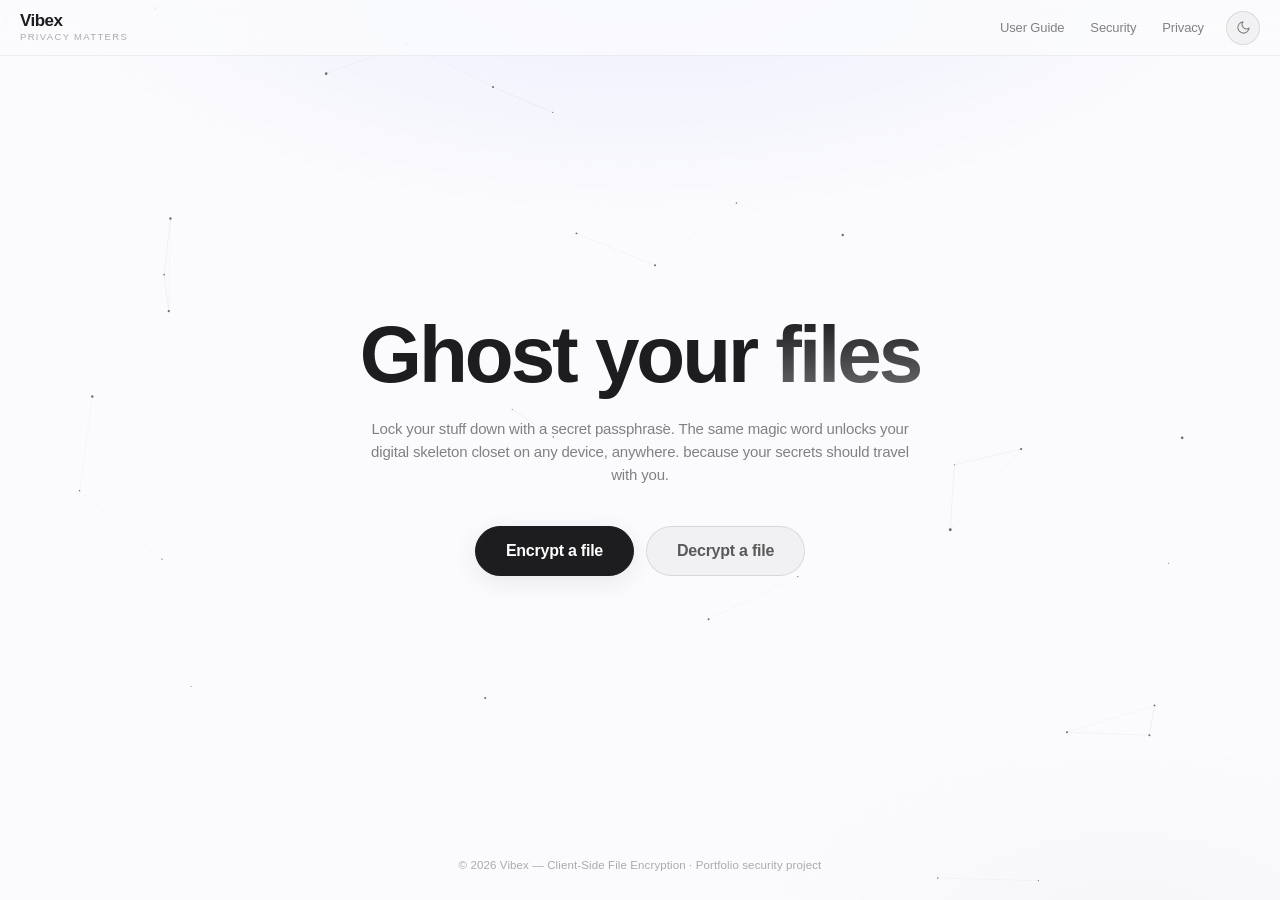
<file: index.html>
<!DOCTYPE html>
<!--
  =====================================================================
  index.html — PAGE STRUCTURE ONLY
  ---------------------------------------------------------------------
  No CSS or JavaScript lives in this file anymore:
    css/  -> all styling       (linked in <head>)
    js/   -> all logic         (linked at the bottom of <body>)

  PROJECT MAP
    css/variables.css         colors for dark + light theme, fonts, sizes
    css/base.css              reset, body, focus outline, animations
    css/nav.css               top bar + theme toggle
    css/hero.css              big title, main buttons, footer
    css/modal.css             popups, Encrypt/Decrypt tab switch
    css/form.css              drop zone, inputs, strength meter, progress, messages
    css/background-dots.css   position + color of the animated dots
    css/responsive.css        phone layout (must stay LAST)

    js/theme-init.js          picks light/dark before first paint (in <head>)
    js/utils.js               small shared helpers
    js/app-state.js           "busy" flag, Cancel
    js/crypto/format.js       .enc file layout + constants
    js/crypto/key-derivation.js  passphrase -> key (PBKDF2)
    js/crypto/encryption.js   ENCRYPT logic (AES-256-GCM)
    js/crypto/decryption.js   DECRYPT logic
    js/crypto/self-test.js    "Run crypto self-test"
    js/crypto/worker.js       background thread that runs the crypto
    js/crypto-client.js       talks to the worker (or runs crypto on the page)
    js/file-io.js             read chosen file, download result
    js/theme.js               sun/moon toggle
    js/password-generator.js  dice button
    js/password-strength.js   4-bar strength meter
    js/drop-zone.js           choose/drop file boxes
    js/modal.js               open/close popups, keyboard support
    js/info-pages.js          Guide / Security / Privacy text
    js/encrypt-ui.js          Encrypt tab behaviour
    js/decrypt-ui.js          Decrypt tab behaviour
    js/background-dots.js     dots animation
    js/main.js                starts everything, connects buttons (must stay LAST)
  =====================================================================
-->
<html lang="en" data-theme="dark">
<head>
<meta charset="UTF-8">
<meta name="viewport" content="width=device-width, initial-scale=1, viewport-fit=cover">
<meta name="theme-color" content="#000000">
<meta name="color-scheme" content="dark light">
<meta name="referrer" content="no-referrer">
<meta name="robots" content="index, follow, noarchive">
<meta name="description" content="Privacy-focused client-side file encryption using AES-256-GCM and PBKDF2-HMAC-SHA256. Files are processed locally in your browser.">

<!--
  CONTENT SECURITY POLICY (CSP) — tells the browser what this page may load.
    script-src 'self'  only our own .js files. Inline <script> and injected
                       scripts are BLOCKED, which shuts down most XSS attacks.
    style-src 'self'   only our own .css files.
    worker-src 'self'  only our own worker file.
    connect-src 'none' scripts may not make ANY network request,
                       so data can't be sent anywhere.
    default-src 'none' everything not listed above is blocked.
  Moving all code into separate files is what makes this strict policy
  possible (the old single file needed "nonce" values to allow inline code).
-->
<meta http-equiv="Content-Security-Policy" content="default-src 'none'; base-uri 'none'; form-action 'none'; script-src 'self'; style-src 'self'; worker-src 'self'; connect-src 'none'; img-src 'self' data:; font-src 'self'; object-src 'none'; media-src 'none'; manifest-src 'none'; child-src 'none'">

<title>Vibex — Client-Side File Encryption</title>

<!-- Runs immediately (before the page is drawn) to avoid a theme "flash" -->
<script src="js/theme-init.js"></script>

<!-- ===================== STYLE (order matters) ===================== -->
<link rel="stylesheet" href="css/variables.css">
<link rel="stylesheet" href="css/base.css">
<link rel="stylesheet" href="css/background-dots.css">
<link rel="stylesheet" href="css/nav.css">
<link rel="stylesheet" href="css/hero.css">
<link rel="stylesheet" href="css/modal.css">
<link rel="stylesheet" href="css/form.css">
<link rel="stylesheet" href="css/responsive.css">
</head>

<body>

<!-- Animated dots background (js/background-dots.js draws on it) -->
<canvas id="particleCanvas" aria-hidden="true"></canvas>

<!-- ========================= NAVIGATION ========================= -->
<nav>
  <a href="#" class="logo" aria-label="Vibex home">Vibex<small>Privacy matters</small></a>
  <div class="nav-right">
    <div class="nav-links">
      <button id="navGuideBtn" type="button">User Guide</button>
      <button id="navSecurityBtn" type="button">Security</button>
      <button id="navPrivacyBtn" type="button">Privacy</button>
    </div>
    <button id="themeToggle" class="theme-toggle" type="button" aria-label="Toggle appearance">
      <svg class="icon-sun" width="15" height="15" viewBox="0 0 24 24" fill="none" stroke="currentColor" stroke-width="1.7" stroke-linecap="round" stroke-linejoin="round" aria-hidden="true">
        <circle cx="12" cy="12" r="4"/>
        <path d="M12 2v2M12 20v2M4.93 4.93l1.41 1.41M17.66 17.66l1.41 1.41M2 12h2M20 12h2M4.93 19.07l1.41-1.41M17.66 6.34l1.41-1.41"/>
      </svg>
      <svg class="icon-moon" width="15" height="15" viewBox="0 0 24 24" fill="none" stroke="currentColor" stroke-width="1.7" stroke-linecap="round" stroke-linejoin="round" aria-hidden="true">
        <path d="M21 12.8A9 9 0 1111.2 3a7 7 0 009.8 9.8z"/>
      </svg>
    </button>
  </div>
</nav>

<!-- ============================ HERO ============================ -->
<main id="hero">
  <h1 class="hero-title">Ghost your <em>files</em></h1>
  <p class="hero-sub">
    Lock your stuff down with a secret passphrase.
    The same magic word unlocks your digital skeleton closet on any device,
    anywhere. because your secrets should travel with you.
  </p>
  <div class="cta">
    <button id="ctaEncrypt" class="btn btn-primary" type="button">Encrypt a file</button>
    <button id="ctaDecrypt" class="btn btn-ghost" type="button">Decrypt a file</button>
  </div>
</main>

<footer>© 2026 Vibex — Client-Side File Encryption · Portfolio security project</footer>

<!-- ================= VAULT MODAL (Encrypt / Decrypt) ================= -->
<div class="modal-backdrop" id="vaultModalBackdrop" role="dialog" aria-modal="true" aria-labelledby="vaultModalTitle">
  <div class="modal" id="vaultModal">
    <div class="modal-header">
      <h2 id="vaultModalTitle" class="sr-only">File vault</h2>
      <div class="segmented" id="modalTabs" data-active="encrypt">
        <span class="segmented-thumb" aria-hidden="true"></span>
        <button class="segmented-item is-active" id="tabEncrypt" type="button">Encrypt</button>
        <button class="segmented-item" id="tabDecrypt" type="button">Decrypt</button>
      </div>
      <button class="icon-btn" id="vaultClose" type="button" aria-label="Close">
        <svg width="13" height="13" viewBox="0 0 14 14" fill="none" aria-hidden="true">
          <path d="M1.5 1.5l11 11M12.5 1.5l-11 11" stroke="currentColor" stroke-width="1.7" stroke-linecap="round"/>
        </svg>
      </button>
    </div>

    <div class="modal-body">

      <!-- ---------- ENCRYPT PANE (js/encrypt-ui.js) ---------- -->
      <div class="pane is-active" id="paneEncrypt">
        <div class="drop" id="encDropZone" role="button" tabindex="0" aria-label="Choose a file to encrypt">
          <input type="file" id="enc-file">
          <svg width="26" height="26" viewBox="0 0 24 24" fill="none" stroke="currentColor" stroke-width="1.5" stroke-linecap="round" stroke-linejoin="round" aria-hidden="true">
            <path d="M12 16V4m0 0L7.5 8.5M12 4l4.5 4.5"/>
            <path d="M4 15v3a2 2 0 002 2h12a2 2 0 002-2v-3"/>
          </svg>
          <span class="drop-title">Choose a file</span>
          <span class="drop-sub">or drop it here · max 256 MB</span>
          <span class="drop-file" id="encFileNameDisplay"></span>
        </div>

        <div class="field">
          <label for="enc-pass">Passphrase</label>
          <div class="input-wrap">
            <input type="password" id="enc-pass" placeholder="••••••••••••" autocomplete="new-password" spellcheck="false" autocapitalize="off" maxlength="256">
            <div class="input-actions">
              <button type="button" class="dice" id="encDice" aria-label="Generate strong passphrase" title="Generate strong passphrase">
                <svg width="17" height="17" viewBox="0 0 20 20" fill="none" stroke="currentColor" stroke-width="1.4" stroke-linecap="round" stroke-linejoin="round" aria-hidden="true">
                  <path d="M3 7l6-3 6 3-6 3-6-3z"/>
                  <path d="M3 7v6l6 3 6-3V7"/>
                  <path d="M9 10v6"/>
                </svg>
              </button>
              <button type="button" class="reveal" id="encReveal" aria-label="Show passphrase">
                <svg width="17" height="17" viewBox="0 0 20 20" fill="none" stroke="currentColor" stroke-width="1.4" stroke-linecap="round" stroke-linejoin="round" aria-hidden="true">
                  <path d="M1.5 10S4.8 4.5 10 4.5 18.5 10 18.5 10 15.2 15.5 10 15.5 1.5 10 1.5 10z"/>
                  <circle cx="10" cy="10" r="2.6"/>
                </svg>
              </button>
            </div>
          </div>
          <div class="strength" id="encStrength" data-level="0" aria-hidden="true"><i></i><i></i><i></i><i></i></div>
          <div class="hint" id="encStrengthHint"></div>
        </div>

        <div class="field">
          <label for="enc-pass-confirm">Confirm passphrase</label>
          <div class="input-wrap">
            <input type="password" id="enc-pass-confirm" placeholder="••••••••••••" autocomplete="new-password" spellcheck="false" autocapitalize="off" maxlength="256">
          </div>
          <p class="hint warn">Remember it well — the same passphrase unlocks this file on any device.</p>
        </div>

        <div class="actions">
          <button id="enc-btn" class="btn-run" type="button">Encrypt &amp; download</button>
          <button id="encClear" class="btn-reset" type="button">Clear</button>
        </div>

        <div class="progress" id="enc-progress-wrap">
          <div class="track"><i id="enc-bar"></i></div>
          <div class="progress-row">
            <span class="status" id="enc-status" aria-live="polite"></span>
            <button class="cancel-btn" id="enc-cancel" type="button">Cancel</button>
          </div>
        </div>
        <div class="msg err" id="enc-error" role="alert"></div>
        <div class="msg ok" id="enc-success" role="status"></div>
      </div>

      <!-- ---------- DECRYPT PANE (js/decrypt-ui.js) ---------- -->
      <div class="pane" id="paneDecrypt">
        <div class="drop" id="decDropZone" role="button" tabindex="0" aria-label="Choose an encrypted file">
          <input type="file" id="dec-file" accept=".enc,application/octet-stream">
          <svg width="26" height="26" viewBox="0 0 24 24" fill="none" stroke="currentColor" stroke-width="1.5" stroke-linecap="round" stroke-linejoin="round" aria-hidden="true">
            <rect x="4.5" y="10.5" width="15" height="9.5" rx="2.2"/>
            <path d="M8 10.5V7.6a4 4 0 118 0v2.9"/>
          </svg>
          <span class="drop-title">Choose a .enc file</span>
          <span class="drop-sub">or drop it here · max 256 MB</span>
          <span class="drop-file" id="decFileNameDisplay"></span>
        </div>

        <div class="field">
          <label for="dec-pass">Passphrase</label>
          <div class="input-wrap">
            <input type="password" id="dec-pass" placeholder="••••••••••••" autocomplete="current-password" spellcheck="false" autocapitalize="off" maxlength="256">
            <div class="input-actions">
              <button type="button" class="reveal" id="decReveal" aria-label="Show passphrase">
                <svg width="17" height="17" viewBox="0 0 20 20" fill="none" stroke="currentColor" stroke-width="1.4" stroke-linecap="round" stroke-linejoin="round" aria-hidden="true">
                  <path d="M1.5 10S4.8 4.5 10 4.5 18.5 10 18.5 10 15.2 15.5 10 15.5 1.5 10 1.5 10z"/>
                  <circle cx="10" cy="10" r="2.6"/>
                </svg>
              </button>
            </div>
          </div>
        </div>

        <div class="actions">
          <button id="dec-btn" class="btn-run" type="button">Decrypt &amp; download</button>
          <button id="decClear" class="btn-reset" type="button">Clear</button>
        </div>

        <div class="progress" id="dec-progress-wrap">
          <div class="track"><i id="dec-bar"></i></div>
          <div class="progress-row">
            <span class="status" id="dec-status" aria-live="polite"></span>
            <button class="cancel-btn" id="dec-cancel" type="button">Cancel</button>
          </div>
        </div>
        <div class="msg err" id="dec-error" role="alert"></div>
        <div class="msg ok" id="dec-success" role="status"></div>
      </div>
    </div>
  </div>
</div>

<!-- ============ INFO MODAL (content filled by js/info-pages.js) ============ -->
<div class="info-backdrop" id="infoModalBackdrop" role="dialog" aria-modal="true" aria-labelledby="infoModalTitle">
  <div class="info-modal">
    <button class="icon-btn" id="infoClose" type="button" aria-label="Close">
      <svg width="13" height="13" viewBox="0 0 14 14" fill="none" aria-hidden="true">
        <path d="M1.5 1.5l11 11M12.5 1.5l-11 11" stroke="currentColor" stroke-width="1.7" stroke-linecap="round"/>
      </svg>
    </button>
    <h3 id="infoModalTitle"></h3>
    <div id="infoModalContent"></div>
  </div>
</div>

<!-- ===================== LOGIC (order matters!) =====================
     Scripts at the END of <body> run after all the HTML above exists.
     Each file attaches itself to the global "Vibex" object; files lower
     in the list can use the ones above them.                          -->

<!-- 1. Shared helpers + state -->
<script src="js/utils.js"></script>
<script src="js/app-state.js"></script>

<!-- 2. Cryptography (also loaded by js/crypto/worker.js) -->
<script src="js/crypto/format.js"></script>
<script src="js/crypto/key-derivation.js"></script>
<script src="js/crypto/encryption.js"></script>
<script src="js/crypto/decryption.js"></script>
<script src="js/crypto/self-test.js"></script>
<script src="js/crypto-client.js"></script>

<!-- 3. Features -->
<script src="js/file-io.js"></script>
<script src="js/theme.js"></script>
<script src="js/password-generator.js"></script>
<script src="js/password-strength.js"></script>
<script src="js/drop-zone.js"></script>
<script src="js/modal.js"></script>
<script src="js/info-pages.js"></script>
<script src="js/encrypt-ui.js"></script>
<script src="js/decrypt-ui.js"></script>
<script src="js/background-dots.js"></script>

<!-- 4. Start the app (must be last) -->
<script src="js/main.js"></script>
</body>
</html>
</file>
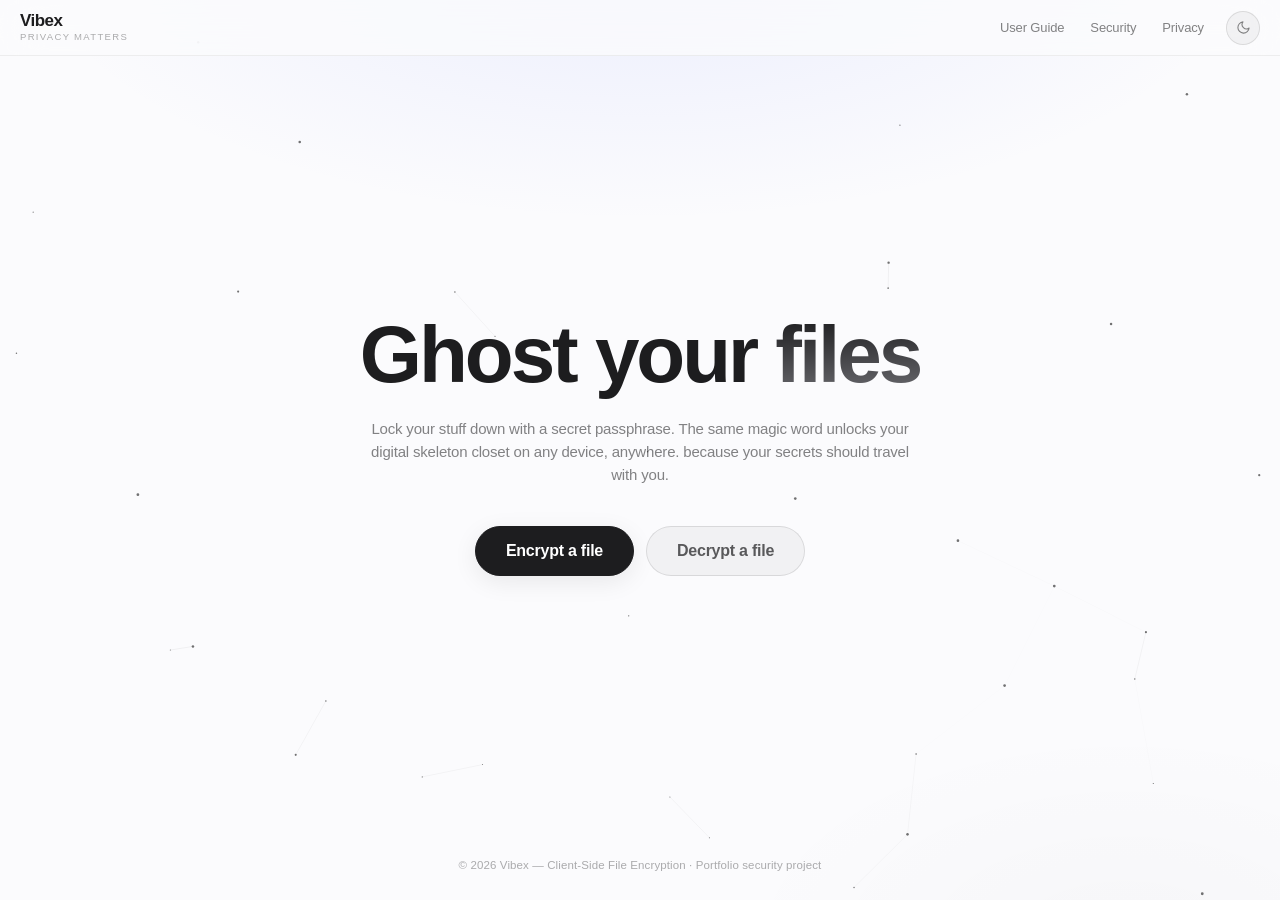
<file: _backup/index.original.html>
<!DOCTYPE html>
<html lang="en" data-theme="dark">
<head>
<meta charset="UTF-8">
<meta name="viewport" content="width=device-width, initial-scale=1, viewport-fit=cover">
<meta name="theme-color" content="#000000">
<meta name="color-scheme" content="dark light">
<meta name="referrer" content="no-referrer">
<meta name="robots" content="index, follow, noarchive">
<meta name="description" content="Privacy-focused client-side file encryption using AES-256-GCM and PBKDF2-HMAC-SHA256. Files are processed locally in your browser.">
<meta http-equiv="Content-Security-Policy" content="default-src 'none'; base-uri 'none'; form-action 'none'; script-src 'nonce-CCUTODJU86E5u3resNHEUXIw'; style-src 'nonce-CCUTODJU86E5u3resNHEUXIw'; worker-src blob:; connect-src 'none'; img-src 'self' data:; font-src 'self'; object-src 'none'; media-src 'none'; manifest-src 'none'; child-src 'none'">
<title>Vibex — Client-Side File Encryption</title>

<script nonce="CCUTODJU86E5u3resNHEUXIw">
(function(){
  try{
    var t=localStorage.getItem('vibex-theme');
    if(t!=='light'&&t!=='dark'){t=window.matchMedia('(prefers-color-scheme: light)').matches?'light':'dark';}
    document.documentElement.setAttribute('data-theme',t);
  }catch(e){document.documentElement.setAttribute('data-theme','dark');}
})();
</script>

<style nonce="CCUTODJU86E5u3resNHEUXIw">
:root{
  --font-sans:-apple-system,BlinkMacSystemFont,"SF Pro Text","SF Pro Display","Helvetica Neue",Inter,"Segoe UI",Roboto,sans-serif;
  --font-display:"SF Pro Display",-apple-system,BlinkMacSystemFont,"Segoe UI Variable Display","Segoe UI",Roboto,"Helvetica Neue",Arial,sans-serif;
  --font-mono:ui-monospace,SFMono-Regular,"SF Mono",Menlo,Consolas,monospace;
  --r-sm:10px; --r-md:14px; --r-lg:20px; --r-xl:28px; --r-pill:980px;
  --ease:cubic-bezier(.22,1,.36,1);
  --dur:.32s;
  --nav-h:56px;
  --bg:#000;
  --text:#f5f5f7;
  --text-2:rgba(245,245,247,.72);
  --text-3:rgba(245,245,247,.48);
  --text-4:rgba(245,245,247,.30);
  --surface:rgba(255,255,255,.05);
  --surface-hi:rgba(255,255,255,.09);
  --border:rgba(255,255,255,.10);
  --border-hi:rgba(255,255,255,.20);
  --nav-bg:rgba(8,9,12,.72);
  --nav-line:rgba(255,255,255,.07);
  --nav-hover:#fff;
  --glass-bg:rgba(20,21,26,.82);
  --glass-border:rgba(255,255,255,.12);
  --glass-shadow:0 32px 90px rgba(0,0,0,.6);
  --glass-inset:inset 0 1px 0 rgba(255,255,255,.06);
  --backdrop:rgba(0,0,0,.55);
  --input-bg:rgba(255,255,255,.04);
  --input-bg-focus:rgba(255,255,255,.065);
  --input-text:#fff;
  --input-placeholder:rgba(255,255,255,.22);
  --drop-border:rgba(255,255,255,.16);
  --drop-bg:rgba(255,255,255,.03);
  --drop-bg-hover:rgba(255,255,255,.06);
  --drop-bg-over:rgba(255,255,255,.09);
  --chip-bg:rgba(255,255,255,.08);
  --seg-bg:rgba(255,255,255,.06);
  --seg-thumb:rgba(255,255,255,.14);
  --seg-shadow:0 1px 3px rgba(0,0,0,.3);
  --track-bg:rgba(255,255,255,.09);
  --bar-from:rgba(255,255,255,.55);
  --bar-to:#fff;
  --strength-bg:rgba(255,255,255,.10);
  --hero-em-from:#fff;
  --hero-em-to:#a9adbd;
  --btn-primary-bg:#fff;
  --btn-primary-fg:#000;
  --btn-primary-border:#fff;
  --btn-primary-bg-hover:#f2f2f7;
  --btn-primary-border-hover:#f2f2f7;
  --btn-shadow:rgba(255,255,255,.10);
  --btn-shadow-hover:rgba(255,255,255,.16);
  --body-glow-1:rgba(110,132,255,.10);
  --body-glow-2:rgba(255,255,255,.03);
  --body-base:#000;
  --ok:#30d158;
  --warn:#ffd60a;
  --err:#ff453a;
}
html[data-theme="light"]{
  --bg:#fbfbfd;
  --text:#1d1d1f;
  --text-2:rgba(29,29,31,.72);
  --text-3:rgba(29,29,31,.55);
  --text-4:rgba(29,29,31,.36);
  --surface:rgba(0,0,0,.04);
  --surface-hi:rgba(0,0,0,.08);
  --border:rgba(0,0,0,.10);
  --border-hi:rgba(0,0,0,.20);
  --nav-bg:rgba(251,251,253,.78);
  --nav-line:rgba(0,0,0,.06);
  --nav-hover:#1d1d1f;
  --glass-bg:rgba(255,255,255,.88);
  --glass-border:rgba(0,0,0,.08);
  --glass-shadow:0 32px 90px rgba(0,0,0,.16);
  --glass-inset:inset 0 1px 0 rgba(255,255,255,.9);
  --backdrop:rgba(20,20,24,.28);
  --input-bg:rgba(0,0,0,.035);
  --input-bg-focus:rgba(0,0,0,.05);
  --input-text:#1d1d1f;
  --input-placeholder:rgba(29,29,31,.28);
  --drop-border:rgba(0,0,0,.14);
  --drop-bg:rgba(0,0,0,.025);
  --drop-bg-hover:rgba(0,0,0,.045);
  --drop-bg-over:rgba(0,0,0,.07);
  --chip-bg:rgba(0,0,0,.06);
  --seg-bg:rgba(0,0,0,.05);
  --seg-thumb:#fff;
  --seg-shadow:0 1px 3px rgba(0,0,0,.12),0 0 0 .5px rgba(0,0,0,.04);
  --track-bg:rgba(0,0,0,.08);
  --bar-from:rgba(0,0,0,.40);
  --bar-to:#1d1d1f;
  --strength-bg:rgba(0,0,0,.08);
  --hero-em-from:#1d1d1f;
  --hero-em-to:#6e6e73;
  --btn-primary-bg:#1d1d1f;
  --btn-primary-fg:#fff;
  --btn-primary-border:#1d1d1f;
  --btn-primary-bg-hover:#2d2d2f;
  --btn-primary-border-hover:#2d2d2f;
  --btn-shadow:rgba(0,0,0,.08);
  --btn-shadow-hover:rgba(0,0,0,.14);
  --body-glow-1:rgba(110,132,255,.12);
  --body-glow-2:rgba(0,0,0,.02);
  --body-base:#fbfbfd;
  --ok:#248a3d;
  --warn:#b25e00;
  --err:#d70015;
}
*,*::before,*::after{box-sizing:border-box;margin:0;padding:0}
html{-webkit-text-size-adjust:100%;scroll-behavior:smooth}
body{
  min-height:100vh;min-height:100svh;display:flex;flex-direction:column;
  position:relative;overflow-x:hidden;color:var(--text);
  font-family:var(--font-sans);font-size:16px;line-height:1.5;letter-spacing:-.011em;
  -webkit-font-smoothing:antialiased;-moz-osx-font-smoothing:grayscale;
  background:
    radial-gradient(75% 50% at 50% -8%,var(--body-glow-1),transparent 65%),
    radial-gradient(45% 35% at 88% 105%,var(--body-glow-2),transparent 70%),
    var(--body-base);
  transition:background-color .35s var(--ease),color .35s var(--ease);
}
button,input{font:inherit;color:inherit}
button{background:none;border:0;cursor:pointer}
a{color:inherit;text-decoration:none}
svg{display:block}
:focus-visible{outline:2px solid var(--text-4);outline-offset:3px;border-radius:4px}
#particleCanvas{position:fixed;top:0;left:0;width:100vw;height:100vh;z-index:2;pointer-events:none;background:transparent;display:block!important}
nav{
  position:fixed;inset:0 0 auto 0;z-index:100;height:var(--nav-h);
  display:flex;align-items:center;justify-content:space-between;gap:16px;
  padding-left:max(20px,env(safe-area-inset-left));
  padding-right:max(20px,env(safe-area-inset-right));
  background:var(--nav-bg);
  -webkit-backdrop-filter:saturate(180%) blur(20px);
  backdrop-filter:saturate(180%) blur(20px);
  border-bottom:1px solid var(--nav-line);
  transition:background-color .35s var(--ease),border-color .35s var(--ease);
}
.logo{display:block;font-size:17px;font-weight:600;letter-spacing:-.03em;line-height:1.1;color:var(--text);flex-shrink:0;transition:color .35s var(--ease)}
.logo small{display:block;margin-top:1px;font-size:9.5px;font-weight:500;letter-spacing:.14em;text-transform:uppercase;color:var(--text-4)}
.nav-right{display:flex;align-items:center;gap:22px}
.nav-links{display:flex;align-items:center;gap:26px}
.nav-links button{position:relative;padding:8px 0;font-size:13px;font-weight:500;letter-spacing:-.01em;color:var(--text-3);transition:color .5s var(--ease);white-space:nowrap}
.nav-links button::after{content:"";position:absolute;left:0;bottom:2px;width:0;height:1.5px;background:var(--nav-hover);border-radius:2px;transition:width 1.2s cubic-bezier(.22,1,.36,1)}
.nav-links button:hover{color:var(--nav-hover)}
.nav-links button:hover::after{width:100%}
.nav-links button:focus-visible::after{width:100%}
.theme-toggle{position:relative;display:grid;place-items:center;width:34px;height:34px;flex-shrink:0;border-radius:50%;border:1px solid var(--border);background:var(--surface);color:var(--text-3);transition:background .22s var(--ease),color .22s var(--ease),border-color .22s var(--ease),transform .22s var(--ease);-webkit-tap-highlight-color:transparent}
.theme-toggle:hover{background:var(--surface-hi);border-color:var(--border-hi);color:var(--text);transform:scale(1.06)}
.theme-toggle:active{transform:scale(.94)}
.theme-toggle svg{position:absolute;transition:opacity .34s var(--ease),transform .34s var(--ease)}
.theme-toggle .icon-sun{opacity:0;transform:rotate(-90deg) scale(.5)}
.theme-toggle .icon-moon{opacity:1;transform:rotate(0deg) scale(1)}
html[data-theme="dark"] .theme-toggle .icon-sun{opacity:1;transform:rotate(0deg) scale(1)}
html[data-theme="dark"] .theme-toggle .icon-moon{opacity:0;transform:rotate(90deg) scale(.5)}
#hero{position:relative;z-index:10;flex:1;display:flex;flex-direction:column;align-items:center;justify-content:center;text-align:center;padding:calc(var(--nav-h) + 9vh) 22px 9vh;background:transparent}
.hero-title{font-family:var(--font-display);font-size:clamp(2.75rem,8.5vw,5rem);font-weight:700;line-height:1;letter-spacing:-.038em;text-wrap:balance;color:var(--text);animation:rise .7s var(--ease) both;transition:color .35s var(--ease)}
.hero-title em{font-style:normal;background:linear-gradient(178deg,var(--hero-em-from) 8%,var(--hero-em-to) 100%);-webkit-background-clip:text;background-clip:text;-webkit-text-fill-color:transparent;color:transparent;transition:background .35s var(--ease)}
.hero-sub{max-width:560px;margin-top:22px;font-size:clamp(15px,1.15vw,17px);line-height:1.55;letter-spacing:-.012em;color:var(--text-3);text-wrap:pretty;animation:rise .7s .1s var(--ease) both;transition:color .35s var(--ease)}
.cta{display:flex;align-items:center;justify-content:center;gap:12px;margin-top:40px;animation:rise .7s .16s var(--ease) both}
.btn{display:inline-flex;align-items:center;justify-content:center;height:50px;padding:0 30px;border-radius:var(--r-pill);font-size:16px;font-weight:600;letter-spacing:-.015em;white-space:nowrap;transition:background .25s var(--ease),color .25s var(--ease),border-color .25s var(--ease),transform .18s var(--ease),box-shadow .25s var(--ease);-webkit-tap-highlight-color:transparent}
.btn:active{transform:scale(.97)}
.btn-primary{background:var(--btn-primary-bg);color:var(--btn-primary-fg);border:1px solid var(--btn-primary-border);box-shadow:0 6px 24px var(--btn-shadow)}
.btn-primary:hover{background:var(--btn-primary-bg-hover);border-color:var(--btn-primary-border-hover);box-shadow:0 8px 30px var(--btn-shadow-hover)}
.btn-ghost{background:var(--surface);color:var(--text-2);border:1px solid var(--border);-webkit-backdrop-filter:blur(16px) saturate(150%);backdrop-filter:blur(16px) saturate(150%)}
.btn-ghost:hover{background:var(--surface-hi);border-color:var(--border-hi);color:var(--text)}
@keyframes rise{from{opacity:0;transform:translateY(16px)}to{opacity:1;transform:translateY(0)}}
.modal-backdrop,.info-backdrop{position:fixed;inset:0;display:flex;align-items:center;justify-content:center;padding:20px;background:var(--backdrop);-webkit-backdrop-filter:saturate(120%) blur(18px);backdrop-filter:saturate(120%) blur(18px);opacity:0;pointer-events:none;transition:opacity .3s var(--ease),background-color .35s var(--ease)}
.modal-backdrop{z-index:200}
.info-backdrop{z-index:250}
.modal-backdrop.is-open,.info-backdrop.is-open{opacity:1;pointer-events:auto}
.modal{width:min(500px,100%);max-height:min(86vh,760px);display:flex;flex-direction:column;border:1px solid var(--glass-border);border-radius:var(--r-xl);background:var(--glass-bg);-webkit-backdrop-filter:saturate(180%) blur(28px);backdrop-filter:saturate(180%) blur(28px);box-shadow:var(--glass-shadow),var(--glass-inset);transform:scale(.96) translateY(14px);transition:transform .38s var(--ease),background-color .35s var(--ease),border-color .35s var(--ease),box-shadow .35s var(--ease);overflow:hidden}
.modal-backdrop.is-open .modal{transform:scale(1) translateY(0)}
.modal-header{display:flex;align-items:center;justify-content:space-between;gap:12px;padding:16px 16px 0;flex-shrink:0}
.segmented{position:relative;display:grid;grid-template-columns:1fr 1fr;width:210px;padding:3px;border-radius:999px;background:var(--seg-bg);border:1px solid var(--border);transition:background-color .35s var(--ease),border-color .35s var(--ease)}
.segmented-thumb{position:absolute;top:3px;left:3px;width:calc(50% - 3px);height:calc(100% - 6px);border-radius:999px;background:var(--seg-thumb);box-shadow:var(--seg-shadow);transition:transform .34s var(--ease),background-color .35s var(--ease),box-shadow .35s var(--ease)}
.segmented[data-active="decrypt"] .segmented-thumb{transform:translateX(100%)}
.segmented-item{position:relative;z-index:1;padding:7px 0;font-size:13.5px;font-weight:600;letter-spacing:-.01em;color:var(--text-4);border-radius:999px;transition:color .22s var(--ease)}
.segmented-item.is-active{color:var(--text)}
.icon-btn{display:grid;place-items:center;width:32px;height:32px;flex-shrink:0;border-radius:50%;border:1px solid var(--border);background:var(--surface);color:var(--text-3);transition:background .2s var(--ease),color .2s var(--ease),border-color .2s var(--ease),transform .2s var(--ease)}
.icon-btn:hover{background:var(--surface-hi);border-color:var(--border-hi);color:var(--text);transform:scale(1.06)}
.modal-body{padding:20px 22px calc(24px + env(safe-area-inset-bottom));overflow-y:auto;overscroll-behavior:contain}
.pane{display:none}
.pane.is-active{display:block}
.drop{display:flex;flex-direction:column;align-items:center;gap:2px;padding:26px 18px;margin-bottom:20px;border:1px dashed var(--drop-border);border-radius:var(--r-md);background:var(--drop-bg);text-align:center;cursor:pointer;transition:background .24s var(--ease),border-color .24s var(--ease),transform .24s var(--ease);-webkit-tap-highlight-color:transparent}
.drop:hover{background:var(--drop-bg-hover);border-color:var(--border-hi)}
.drop.is-over{background:var(--drop-bg-over);border-color:var(--border-hi);border-style:solid;transform:scale(1.01)}
.drop input{display:none}
.drop svg{margin-bottom:10px;color:var(--text-4);transition:color .24s var(--ease)}
.drop:hover svg{color:var(--text-2)}
.drop-title{font-size:14px;font-weight:600;color:var(--text-2);letter-spacing:-.01em}
.drop-sub{font-size:12px;color:var(--text-4)}
.drop-file{display:none;margin-top:10px;padding:5px 12px;max-width:100%;border-radius:var(--r-pill);background:var(--chip-bg);font-family:var(--font-mono);font-size:11.5px;color:var(--text-2);overflow:hidden;text-overflow:ellipsis;white-space:nowrap}
.drop-file.is-set{display:block}
.field{margin-bottom:18px}
.field label{display:block;margin-bottom:8px;font-size:11px;font-weight:600;letter-spacing:.07em;text-transform:uppercase;color:var(--text-4)}
.input-wrap{position:relative;display:flex;align-items:center}
.input-wrap input{width:100%;height:46px;padding:0 92px 0 22px;border-radius:999px;border:1px solid var(--border);background:var(--input-bg);color:var(--input-text);font-family:var(--font-mono);font-size:15px;letter-spacing:.02em;outline:none;transition:border-color .24s var(--ease),background .24s var(--ease),box-shadow .24s var(--ease),color .35s var(--ease)}
.input-wrap input::placeholder{color:var(--input-placeholder);letter-spacing:.1em}
.input-wrap input:focus{border-color:var(--border-hi);background:var(--input-bg-focus);box-shadow:0 0 0 3.5px var(--surface)}
.input-actions{position:absolute;right:7px;display:flex;gap:2px;align-items:center}
.reveal,.dice{display:grid;place-items:center;width:32px;height:32px;border-radius:50%;color:var(--text-4);transition:color .2s var(--ease),background .2s var(--ease)}
.reveal:hover,.dice:hover{color:var(--text-2);background:var(--surface)}
.reveal.is-revealed{color:var(--text)}
.dice:active{transform:scale(.9)}
.strength{display:flex;gap:4px;margin-top:10px;padding:0 8px}
.strength i{height:3px;flex:1;border-radius:999px;background:var(--strength-bg);transition:background .35s var(--ease)}
.strength[data-level="1"] i:nth-child(-n+1){background:#ff453a}
.strength[data-level="2"] i:nth-child(-n+2){background:#ff9f0a}
.strength[data-level="3"] i:nth-child(-n+3){background:#0a84ff}
.strength[data-level="4"] i{background:#30d158}
.hint{margin-top:8px;padding:0 8px;font-size:11.5px;line-height:1.5;color:var(--text-4)}
.hint.warn{color:var(--text-3)}
.actions{display:flex;gap:10px;margin-top:4px}
.btn-run{flex:1;height:46px;border-radius:var(--r-pill);border:1px solid var(--btn-primary-border);background:var(--btn-primary-bg);color:var(--btn-primary-fg);font-size:14.5px;font-weight:600;letter-spacing:-.012em;transition:background .22s var(--ease),color .35s var(--ease),border-color .35s var(--ease),transform .18s var(--ease),opacity .22s var(--ease),box-shadow .22s var(--ease)}
.btn-run:hover:not(:disabled){background:var(--btn-primary-bg-hover);border-color:var(--btn-primary-border-hover);transform:translateY(-1px);box-shadow:0 8px 24px var(--btn-shadow-hover)}
.btn-run:active:not(:disabled){transform:scale(.98)}
.btn-run:disabled{opacity:.35;cursor:not-allowed}
.btn-reset{height:46px;padding:0 22px;border-radius:var(--r-pill);border:1px solid var(--border);background:var(--surface);color:var(--text-3);font-size:14px;font-weight:600;transition:background .22s var(--ease),color .22s var(--ease),border-color .22s var(--ease)}
.btn-reset:hover{background:var(--surface-hi);border-color:var(--border-hi);color:var(--text)}
.progress{display:none;margin-top:18px}
.progress.is-on{display:block}
.track{height:3px;border-radius:var(--r-pill);background:var(--track-bg);overflow:hidden;transition:background-color .35s var(--ease)}
.track i{display:block;height:100%;width:0%;border-radius:var(--r-pill);background:linear-gradient(90deg,var(--bar-from),var(--bar-to));transition:width .18s linear}
.progress-row{display:flex;align-items:center;justify-content:space-between;gap:12px;margin-top:9px}
.status{font-size:11.5px;color:var(--text-4);flex:1;min-width:0;overflow:hidden;text-overflow:ellipsis;white-space:nowrap}
.cancel-btn{font-size:11.5px;font-weight:600;color:var(--text-3);padding:4px 10px;border-radius:var(--r-pill);border:1px solid var(--border);transition:color .2s var(--ease),border-color .2s var(--ease),background .2s var(--ease)}
.cancel-btn:hover{color:var(--err);border-color:var(--err);background:rgba(255,69,58,.08)}
.msg{display:none;align-items:center;justify-content:center;gap:7px;margin-top:12px;font-size:13px;font-weight:500;text-align:center;flex-wrap:wrap}
.msg.is-on{display:flex}
.msg.err{color:var(--err)}
.msg.ok{color:var(--ok)}
.msg svg{flex-shrink:0}
.msg a.open-link{font-size:12px;font-weight:600;text-decoration:underline;text-underline-offset:3px;margin-left:4px;opacity:.85}
.msg a.open-link:hover{opacity:1}
.info-modal{position:relative;width:min(500px,100%);max-height:min(82vh,700px);overflow-y:auto;overscroll-behavior:contain;padding:28px 26px calc(28px + env(safe-area-inset-bottom));border:1px solid var(--glass-border);border-radius:var(--r-xl);background:var(--glass-bg);-webkit-backdrop-filter:saturate(180%) blur(28px);backdrop-filter:saturate(180%) blur(28px);box-shadow:var(--glass-shadow),var(--glass-inset);transform:scale(.96) translateY(14px);transition:transform .34s var(--ease),background-color .35s var(--ease),border-color .35s var(--ease),box-shadow .35s var(--ease)}
.info-backdrop.is-open .info-modal{transform:scale(1) translateY(0)}
.info-modal .icon-btn{position:absolute;top:16px;right:16px}
.info-modal h3{margin-bottom:16px;padding-right:44px;font-size:19px;font-weight:650;letter-spacing:-.03em;color:var(--text)}
.info-modal p{margin-bottom:12px;font-size:13.5px;line-height:1.65;color:var(--text-3)}
.info-modal p:last-child{margin-bottom:0}
.info-modal strong{color:var(--text);font-weight:600}
.info-modal ul{margin:0 0 14px 18px;font-size:13.5px;line-height:1.65;color:var(--text-3)}
.info-modal ul li{margin-bottom:6px}
.info-modal h4{margin:18px 0 8px;font-size:13px;font-weight:650;letter-spacing:-.01em;color:var(--text);text-transform:uppercase;letter-spacing:.06em;font-size:11px}
.repo-list{display:grid;gap:8px;margin-top:16px;list-style:none}
.repo-list a{display:flex;align-items:center;gap:11px;padding:13px 15px;border:1px solid var(--border);border-radius:var(--r-md);background:var(--surface);font-size:13.5px;font-weight:600;letter-spacing:-.01em;color:var(--text);transition:background .22s var(--ease),border-color .22s var(--ease),transform .22s var(--ease)}
.repo-list a:hover{background:var(--surface-hi);border-color:var(--border-hi);transform:translateY(-2px)}
footer{position:relative;z-index:10;padding:22px 20px calc(26px + env(safe-area-inset-bottom));text-align:center;font-size:11.5px;letter-spacing:.01em;color:var(--text-4)}
.security-note{margin-top:12px;padding:12px 14px;border:1px solid var(--border);border-radius:var(--r-md);background:var(--surface);font-size:12px;line-height:1.55;color:var(--text-3)}
.security-note strong{color:var(--text)}
.self-test{margin-top:18px;padding-top:16px;border-top:1px solid var(--border)}
.self-test button{width:100%;height:42px;border-radius:var(--r-pill);border:1px solid var(--border);background:var(--surface);color:var(--text-2);font-size:13px;font-weight:600;transition:background .22s var(--ease),color .22s var(--ease),border-color .22s var(--ease),transform .18s var(--ease)}
.self-test button:hover:not(:disabled){background:var(--surface-hi);border-color:var(--border-hi);color:var(--text);transform:translateY(-1px)}
.self-test button:disabled{opacity:.45;cursor:not-allowed}
.self-test-result{min-height:18px;margin-top:9px;font-size:12px;line-height:1.5;color:var(--text-4)}
.self-test-result.ok{color:var(--ok)}
.self-test-result.err{color:var(--err)}
.meta-line{display:flex;flex-wrap:wrap;justify-content:center;gap:7px;margin-top:18px;animation:rise .7s .12s var(--ease) both}
.meta-chip{padding:6px 10px;border:1px solid var(--border);border-radius:var(--r-pill);background:var(--surface);font-size:11px;font-weight:600;letter-spacing:.01em;color:var(--text-3);backdrop-filter:blur(14px) saturate(140%)}
.secure-warning{position:fixed;left:50%;bottom:20px;transform:translateX(-50%);z-index:300;padding:10px 18px;border-radius:999px;background:rgba(255,69,58,.14);border:1px solid rgba(255,69,58,.3);max-width:90vw;color:var(--err);font-size:13px;font-weight:600;text-align:center}
.sr-only{position:absolute;width:1px;height:1px;padding:0;margin:-1px;overflow:hidden;clip:rect(0,0,0,0);white-space:nowrap;border:0}
@media (max-width:720px){
  :root{--nav-h:52px}
  .nav-right{gap:14px}
  .nav-links{gap:14px}
  .nav-links button{font-size:12px}
  .logo{font-size:16px}
  .logo small{font-size:8.5px;letter-spacing:.12em}
  #hero{padding:calc(var(--nav-h) + 6vh) 20px 7vh}
  .hero-sub{margin-top:18px}
  .cta{flex-direction:column;width:100%;max-width:330px;margin-top:32px;gap:10px}
  .btn{width:100%;height:52px;font-size:17px}
  .modal{width:100%;max-height:92vh;max-height:92svh;border-radius:22px}
  .modal-header{padding:14px 14px 0}
  .segmented{width:100%;max-width:220px}
  .modal-body{padding:18px 18px calc(22px + env(safe-area-inset-bottom))}
  .input-wrap input{font-size:16px}
  .info-modal{padding:26px 20px calc(26px + env(safe-area-inset-bottom))}
}
@media (max-width:400px){
  .nav-links{gap:11px}
  .nav-links button{font-size:11.5px}
  .logo small{display:none}
  .nav-links button:nth-child(1){display:none}
}
@media (prefers-reduced-motion: reduce){
  *,*::before,*::after{animation-duration:.001ms!important;transition-duration:.001ms!important}
}
</style>
</head>

<body>

<canvas id="particleCanvas" aria-hidden="true"></canvas>

<nav>
  <a href="#" class="logo" aria-label="Vibex home">Vibex<small>Privacy matters</small></a>
  <div class="nav-right">
    <div class="nav-links">
      <button id="navGuideBtn" type="button">User Guide</button>
      <button id="navSecurityBtn" type="button">Security</button>
      <button id="navPrivacyBtn" type="button">Privacy</button>
    </div>
    <button id="themeToggle" class="theme-toggle" type="button" aria-label="Toggle appearance">
      <svg class="icon-sun" width="15" height="15" viewBox="0 0 24 24" fill="none" stroke="currentColor" stroke-width="1.7" stroke-linecap="round" stroke-linejoin="round" aria-hidden="true">
        <circle cx="12" cy="12" r="4"/>
        <path d="M12 2v2M12 20v2M4.93 4.93l1.41 1.41M17.66 17.66l1.41 1.41M2 12h2M20 12h2M4.93 19.07l1.41-1.41M17.66 6.34l1.41-1.41"/>
      </svg>
      <svg class="icon-moon" width="15" height="15" viewBox="0 0 24 24" fill="none" stroke="currentColor" stroke-width="1.7" stroke-linecap="round" stroke-linejoin="round" aria-hidden="true">
        <path d="M21 12.8A9 9 0 1111.2 3a7 7 0 009.8 9.8z"/>
      </svg>
    </button>
  </div>
</nav>

<main id="hero">
  <h1 class="hero-title">Ghost your <em>files</em></h1>
  <p class="hero-sub">
    Lock your stuff down with a secret passphrase. 
    The same magic word unlocks your digital skeleton closet on any device, 
    anywhere. because your secrets should travel with you.
  </p>
  <div class="cta">
    <button id="ctaEncrypt" class="btn btn-primary" type="button">Encrypt a file</button>
    <button id="ctaDecrypt" class="btn btn-ghost" type="button">Decrypt a file</button>
  </div>
</main>

<footer>© 2026 Vibex — Client-Side File Encryption · Portfolio security project</footer>

<div class="modal-backdrop" id="vaultModalBackdrop" role="dialog" aria-modal="true" aria-labelledby="vaultModalTitle">
  <div class="modal" id="vaultModal">
    <div class="modal-header">
      <h2 id="vaultModalTitle" class="sr-only">File vault</h2>
      <div class="segmented" id="modalTabs" data-active="encrypt">
        <span class="segmented-thumb" aria-hidden="true"></span>
        <button class="segmented-item is-active" id="tabEncrypt" type="button">Encrypt</button>
        <button class="segmented-item" id="tabDecrypt" type="button">Decrypt</button>
      </div>
      <button class="icon-btn" id="vaultClose" type="button" aria-label="Close">
        <svg width="13" height="13" viewBox="0 0 14 14" fill="none" aria-hidden="true">
          <path d="M1.5 1.5l11 11M12.5 1.5l-11 11" stroke="currentColor" stroke-width="1.7" stroke-linecap="round"/>
        </svg>
      </button>
    </div>

    <div class="modal-body">
      <div class="pane is-active" id="paneEncrypt">
        <div class="drop" id="encDropZone" role="button" tabindex="0" aria-label="Choose a file to encrypt">
          <input type="file" id="enc-file">
          <svg width="26" height="26" viewBox="0 0 24 24" fill="none" stroke="currentColor" stroke-width="1.5" stroke-linecap="round" stroke-linejoin="round" aria-hidden="true">
            <path d="M12 16V4m0 0L7.5 8.5M12 4l4.5 4.5"/>
            <path d="M4 15v3a2 2 0 002 2h12a2 2 0 002-2v-3"/>
          </svg>
          <span class="drop-title">Choose a file</span>
          <span class="drop-sub">or drop it here · max 256 MB</span>
          <span class="drop-file" id="encFileNameDisplay"></span>
        </div>

        <div class="field">
          <label for="enc-pass">Passphrase</label>
          <div class="input-wrap">
            <input type="password" id="enc-pass" placeholder="••••••••••••" autocomplete="new-password" spellcheck="false" autocapitalize="off" maxlength="256">
            <div class="input-actions">
              <button type="button" class="dice" id="encDice" aria-label="Generate strong passphrase" title="Generate strong passphrase">
                <svg width="17" height="17" viewBox="0 0 20 20" fill="none" stroke="currentColor" stroke-width="1.4" stroke-linecap="round" stroke-linejoin="round" aria-hidden="true">
                  <path d="M3 7l6-3 6 3-6 3-6-3z"/>
                  <path d="M3 7v6l6 3 6-3V7"/>
                  <path d="M9 10v6"/>
                </svg>
              </button>
              <button type="button" class="reveal" id="encReveal" aria-label="Show passphrase">
                <svg width="17" height="17" viewBox="0 0 20 20" fill="none" stroke="currentColor" stroke-width="1.4" stroke-linecap="round" stroke-linejoin="round" aria-hidden="true">
                  <path d="M1.5 10S4.8 4.5 10 4.5 18.5 10 18.5 10 15.2 15.5 10 15.5 1.5 10 1.5 10z"/>
                  <circle cx="10" cy="10" r="2.6"/>
                </svg>
              </button>
            </div>
          </div>
          <div class="strength" id="encStrength" data-level="0" aria-hidden="true"><i></i><i></i><i></i><i></i></div>
          <div class="hint" id="encStrengthHint"></div>
        </div>

        <div class="field">
          <label for="enc-pass-confirm">Confirm passphrase</label>
          <div class="input-wrap">
            <input type="password" id="enc-pass-confirm" placeholder="••••••••••••" autocomplete="new-password" spellcheck="false" autocapitalize="off" maxlength="256">
          </div>
          <p class="hint warn">Remember it well — the same passphrase unlocks this file on any device.</p>
        </div>

        <div class="actions">
          <button id="enc-btn" class="btn-run" type="button">Encrypt &amp; download</button>
          <button id="encClear" class="btn-reset" type="button">Clear</button>
        </div>

        <div class="progress" id="enc-progress-wrap">
          <div class="track"><i id="enc-bar"></i></div>
          <div class="progress-row">
            <span class="status" id="enc-status" aria-live="polite"></span>
            <button class="cancel-btn" id="enc-cancel" type="button">Cancel</button>
          </div>
        </div>
        <div class="msg err" id="enc-error" role="alert"></div>
        <div class="msg ok" id="enc-success" role="status"></div>
      </div>

      <div class="pane" id="paneDecrypt">
        <div class="drop" id="decDropZone" role="button" tabindex="0" aria-label="Choose an encrypted file">
          <input type="file" id="dec-file" accept=".enc,application/octet-stream">
          <svg width="26" height="26" viewBox="0 0 24 24" fill="none" stroke="currentColor" stroke-width="1.5" stroke-linecap="round" stroke-linejoin="round" aria-hidden="true">
            <rect x="4.5" y="10.5" width="15" height="9.5" rx="2.2"/>
            <path d="M8 10.5V7.6a4 4 0 118 0v2.9"/>
          </svg>
          <span class="drop-title">Choose a .enc file</span>
          <span class="drop-sub">or drop it here · max 256 MB</span>
          <span class="drop-file" id="decFileNameDisplay"></span>
        </div>

        <div class="field">
          <label for="dec-pass">Passphrase</label>
          <div class="input-wrap">
            <input type="password" id="dec-pass" placeholder="••••••••••••" autocomplete="current-password" spellcheck="false" autocapitalize="off" maxlength="256">
            <div class="input-actions">
              <button type="button" class="reveal" id="decReveal" aria-label="Show passphrase">
                <svg width="17" height="17" viewBox="0 0 20 20" fill="none" stroke="currentColor" stroke-width="1.4" stroke-linecap="round" stroke-linejoin="round" aria-hidden="true">
                  <path d="M1.5 10S4.8 4.5 10 4.5 18.5 10 18.5 10 15.2 15.5 10 15.5 1.5 10 1.5 10z"/>
                  <circle cx="10" cy="10" r="2.6"/>
                </svg>
              </button>
            </div>
          </div>
        </div>

        <div class="actions">
          <button id="dec-btn" class="btn-run" type="button">Decrypt &amp; download</button>
          <button id="decClear" class="btn-reset" type="button">Clear</button>
        </div>

        <div class="progress" id="dec-progress-wrap">
          <div class="track"><i id="dec-bar"></i></div>
          <div class="progress-row">
            <span class="status" id="dec-status" aria-live="polite"></span>
            <button class="cancel-btn" id="dec-cancel" type="button">Cancel</button>
          </div>
        </div>
        <div class="msg err" id="dec-error" role="alert"></div>
        <div class="msg ok" id="dec-success" role="status"></div>
      </div>
    </div>
  </div>
</div>

<div class="info-backdrop" id="infoModalBackdrop" role="dialog" aria-modal="true" aria-labelledby="infoModalTitle">
  <div class="info-modal">
    <button class="icon-btn" id="infoClose" type="button" aria-label="Close">
      <svg width="13" height="13" viewBox="0 0 14 14" fill="none" aria-hidden="true">
        <path d="M1.5 1.5l11 11M12.5 1.5l-11 11" stroke="currentColor" stroke-width="1.7" stroke-linecap="round"/>
      </svg>
    </button>
    <h3 id="infoModalTitle"></h3>
    <div id="infoModalContent"></div>
  </div>
</div>

<script nonce="CCUTODJU86E5u3resNHEUXIw">
"use strict";
(function(){
var qs=function(s,r){return (r||document).querySelector(s)};
var qsa=function(s,r){return Array.prototype.slice.call((r||document).querySelectorAll(s))};
var $=function(id){return document.getElementById(id)};

/* THEME */
var metaTheme=qs('meta[name="theme-color"]');
function applyTheme(theme){
  document.documentElement.setAttribute("data-theme",theme);
  try{localStorage.setItem("vibex-theme",theme)}catch(e){}
  if(metaTheme)metaTheme.setAttribute("content",theme==="light"?"#fbfbfd":"#000000");
  window.dispatchEvent(new CustomEvent("themechange",{detail:{theme:theme}}));
}
function toggleTheme(){var c=document.documentElement.getAttribute("data-theme")||"dark";applyTheme(c==="dark"?"light":"dark")}
(function(){
  var t=document.documentElement.getAttribute("data-theme")||"dark";
  if(metaTheme)metaTheme.setAttribute("content",t==="light"?"#fbfbfd":"#000000");
  var mq=window.matchMedia("(prefers-color-scheme: light)");
  var onChange=function(e){var stored=null;try{stored=localStorage.getItem("vibex-theme")}catch(err){}if(stored!=="light"&&stored!=="dark")applyTheme(e.matches?"light":"dark")};
  if(mq.addEventListener)mq.addEventListener("change",onChange);else if(mq.addListener)mq.addListener(onChange);
})();

/* CRYPTO POLICY */
var MAGIC=[0x56,0x42,0x58,0x31],FORMAT_VERSION=1,KDF_PBKDF2=1,ITERATIONS=600000;
var SALT_SIZE=16,IV_SIZE=12,HEADER_SIZE=38,LEGACY_ITER=100000;
var MAX_PLAINTEXT_BYTES=256*1024*1024,MAX_ENCRYPTED_BYTES=MAX_PLAINTEXT_BYTES+HEADER_SIZE+32,MAX_PASSWORD_CHARS=256;

var WORKER_SRC=[
'var MAGIC=[0x56,0x42,0x58,0x31],VER=1,KDF_PBKDF2=1,ITER=600000,SALT=16,IV=12,HDR=38,LEGACY=100000;',
'function sameBytes(a,b){if(a.length!==b.length)return false;for(var i=0;i<a.length;i++){if(a[i]!==b[i])return false}return true}',
'async function deriveKey(pw,salt,iters){',
'if(typeof pw!=="string"||pw.length>256)throw new Error("Passphrase is too long.");',
'var base=await crypto.subtle.importKey("raw",new TextEncoder().encode(pw),"PBKDF2",false,["deriveKey"]);',
'return crypto.subtle.deriveKey({name:"PBKDF2",salt:salt,iterations:iters,hash:"SHA-256"},base,{name:"AES-GCM",length:256},false,["encrypt","decrypt"]);',
'}',
'function isMagicV1(b){return b.length>=4&&b[0]===MAGIC[0]&&b[1]===MAGIC[1]&&b[2]===MAGIC[2]&&b[3]===MAGIC[3]}',
'self.onmessage=async function(e){',
'var d=e.data,id=d.id,type=d.type,pw=d.password,buf=d.fileBuffer,name=d.originalName;',
'try{',
'if(!self.crypto||!self.crypto.subtle)throw new Error("Web Crypto unavailable — serve this page over HTTPS.");',
'if(type==="encrypt"){',
'if(buf.byteLength>256*1024*1024)throw new Error("File exceeds the 256 MB plaintext limit.");',
'var salt=crypto.getRandomValues(new Uint8Array(SALT)),iv=crypto.getRandomValues(new Uint8Array(IV)),header=new Uint8Array(HDR),dv=new DataView(header.buffer);',
'header.set(MAGIC,0);header[4]=VER;header[5]=KDF_PBKDF2;dv.setUint32(6,ITER,false);header.set(salt,10);header.set(iv,26);',
'self.postMessage({id:id,status:"progress",stage:"Deriving key",progress:10});',
'var key=await deriveKey(pw,salt,ITER),nb=new TextEncoder().encode(name||""),combined=new Uint8Array(4+nb.length+buf.byteLength);',
'new DataView(combined.buffer).setUint32(0,nb.length,true);combined.set(nb,4);combined.set(new Uint8Array(buf),4+nb.length);',
'self.postMessage({id:id,status:"progress",stage:"Encrypting",progress:80});',
'var ct=await crypto.subtle.encrypt({name:"AES-GCM",iv:iv,additionalData:header,tagLength:128},key,combined),out=new Uint8Array(HDR+ct.byteLength);',
'out.set(header,0);out.set(new Uint8Array(ct),HDR);self.postMessage({id:id,status:"complete",buffer:out.buffer},[out.buffer]);return;',
'}',
'if(type==="decrypt"){',
'if(buf.byteLength>256*1024*1024+38+32)throw new Error("Encrypted file exceeds the 256 MB plaintext policy limit.");',
'var b=new Uint8Array(buf),isV1=isMagicV1(b),salt2,iv2,ct2,it2,aad=null;',
'if(isV1){',
'if(b.length<54)throw new Error("File too small.");',
'var ver=b[4],kdf=b[5];if(ver!==VER)throw new Error("Unsupported file version ("+ver+").");',
'if(kdf!==KDF_PBKDF2)throw new Error("Unsupported key-derivation method.");',
'it2=new DataView(buf).getUint32(6,false);if(it2!==ITER)throw new Error("Unsupported KDF cost. This build accepts 600,000 PBKDF2 iterations.");',
'salt2=b.slice(10,26);iv2=b.slice(26,38);aad=b.slice(0,38);ct2=b.slice(38);',
'}else{',
'if(b.length<SALT+IV+16)throw new Error("File too small.");it2=LEGACY;salt2=b.slice(0,SALT);iv2=b.slice(SALT,SALT+IV);ct2=b.slice(SALT+IV);',
'}',
'self.postMessage({id:id,status:"progress",stage:"Deriving key",progress:10});',
'var key2=await deriveKey(pw,salt2,it2);self.postMessage({id:id,status:"progress",stage:"Decrypting",progress:80});',
'var p={name:"AES-GCM",iv:iv2,tagLength:128};if(aad)p.additionalData=aad;',
'var plain=await crypto.subtle.decrypt(p,key2,ct2),arr=new Uint8Array(plain);if(arr.byteLength<4)throw new Error("Corrupt payload.");',
'var nl=new DataView(arr.buffer,arr.byteOffset,arr.byteLength).getUint32(0,true);if(nl>arr.byteLength-4)throw new Error("Corrupt payload.");',
'var on=new TextDecoder().decode(arr.slice(4,4+nl)),fb=arr.slice(4+nl);if(fb.byteLength>256*1024*1024)throw new Error("Decrypted file exceeds the 256 MB plaintext limit.");',
'self.postMessage({id:id,status:"complete",buffer:fb.buffer,originalName:on},[fb.buffer]);return;',
'}',
'if(type==="selftest"){',
'var testSalt=crypto.getRandomValues(new Uint8Array(SALT)),testIv=crypto.getRandomValues(new Uint8Array(IV)),testHeader=new TextEncoder().encode("VBX1-self-test"),testKey=await deriveKey("Vibex-self-test-password",testSalt,ITER),sample=new Uint8Array([0,1,2,3,127,128,254,255]);',
'var testCt=await crypto.subtle.encrypt({name:"AES-GCM",iv:testIv,additionalData:testHeader,tagLength:128},testKey,sample),testPlain=await crypto.subtle.decrypt({name:"AES-GCM",iv:testIv,additionalData:testHeader,tagLength:128},testKey,testCt);',
'if(!sameBytes(new Uint8Array(testPlain),sample))throw new Error("Round-trip verification failed.");',
'var tampered=new Uint8Array(testCt);tampered[0]^=1;var caught=false;try{await crypto.subtle.decrypt({name:"AES-GCM",iv:testIv,additionalData:testHeader,tagLength:128},testKey,tampered)}catch(_e){caught=true}',
'if(!caught)throw new Error("Ciphertext tamper test failed.");',
'var headerTampered=new Uint8Array(testHeader);headerTampered[0]^=1;caught=false;try{await crypto.subtle.decrypt({name:"AES-GCM",iv:testIv,additionalData:headerTampered,tagLength:128},testKey,testCt)}catch(_e){caught=true}',
'if(!caught)throw new Error("AAD tamper test failed.");self.postMessage({id:id,status:"selftest-complete"});return;',
'}',
'throw new Error("Unknown operation.");',
'}catch(err){self.postMessage({id:id,status:"error",message:(err&&err.message)||"Operation failed."});}',
'};'
].join("\n");

var state={worker:null,workerUrl:null,pending:new Map(),seq:0,busy:false,cancelled:false,lastFocused:null,reader:null};
function createWorker(){
  if(state.worker){try{state.worker.terminate()}catch(e){}}
  if(state.workerUrl){try{URL.revokeObjectURL(state.workerUrl)}catch(e){}}
  state.pending.clear();state.workerUrl=URL.createObjectURL(new Blob([WORKER_SRC],{type:"application/javascript"}));
  var w=new Worker(state.workerUrl);w.addEventListener("message",function(e){var h=state.pending.get(e.data.id);if(!h)return;if(e.data.status==="complete"||e.data.status==="error"||e.data.status==="selftest-complete")state.pending.delete(e.data.id);h(e.data)});
  w.addEventListener("error",function(){var handlers=Array.from(state.pending.values());state.pending.clear();handlers.forEach(function(h){try{h({status:"worker-error",message:"The cryptographic worker stopped unexpectedly."})}catch(e){}});try{w.terminate()}catch(e){}state.worker=null;setTimeout(createWorker,0)});state.worker=w;
}
createWorker();
function runJob(payload,handler){if(!state.worker)createWorker();var id=++state.seq;state.pending.set(id,handler);var transfer=[];if(payload.fileBuffer&&payload.fileBuffer instanceof ArrayBuffer)transfer.push(payload.fileBuffer);state.worker.postMessage(Object.assign({},payload,{id:id}),transfer)}
var cryptoReady=window.isSecureContext&&typeof crypto!=="undefined"&&!!crypto.subtle;
var ICON_OK='<svg width="14" height="14" viewBox="0 0 16 16" fill="none" aria-hidden="true"><path d="M2.5 8.4l3.6 3.6L13.5 4.5" stroke="currentColor" stroke-width="2" stroke-linecap="round" stroke-linejoin="round"/></svg>';
var ICON_ERR='<svg width="14" height="14" viewBox="0 0 16 16" fill="none" aria-hidden="true"><path d="M8 4.5v4.2M8 11.4v.1" stroke="currentColor" stroke-width="2" stroke-linecap="round"/><circle cx="8" cy="8" r="6.4" stroke="currentColor" stroke-width="1.4"/></svg>';
function showMsg(el,text,type){el.innerHTML=(type==="ok"?ICON_OK:ICON_ERR)+"<span></span>";el.lastChild.textContent=text;el.className="msg "+(type==="ok"?"ok":"err")+" is-on"}
function hideMsg(el){el.className="msg "+(el.classList.contains("ok")?"ok":"err");el.innerHTML=""}
function setBusy(v){state.busy=v;$("enc-btn").disabled=v||!cryptoReady;$("dec-btn").disabled=v||!cryptoReady;var t=$("selfTestBtn");if(t)t.disabled=v||!cryptoReady}
function fmtBytes(n){if(n<1024)return n+" B";if(n<1048576)return(n/1024).toFixed(1)+" KB";if(n<1073741824)return(n/1048576).toFixed(1)+" MB";return(n/1073741824).toFixed(2)+" GB"}
function safeFileName(name,fallback){var s=String(name||"").replace(/[\\/?%*:|\"<>\x00-\x1F\x7F]/g,"_").trim();if(!s||s==="."||s==="..")s=fallback;return s.slice(0,240)}
function clearEncryptionSecrets(){$("enc-pass").value="";$("enc-pass-confirm").value="";$("encStrength").dataset.level="0";$("encStrengthHint").textContent=""}
function clearDecryptionSecret(){$("dec-pass").value=""}

function setupDropZone(zoneId,inputId,displayId){var zone=$(zoneId),input=$(inputId),display=$(displayId);var setFile=function(f){if(f){display.textContent=safeFileName(f.name,"Selected file")+" · "+fmtBytes(f.size);display.classList.add("is-set")}else{display.textContent="";display.classList.remove("is-set")}};zone.addEventListener("dragover",function(e){e.preventDefault();zone.classList.add("is-over")});zone.addEventListener("dragleave",function(){zone.classList.remove("is-over")});zone.addEventListener("drop",function(e){e.preventDefault();zone.classList.remove("is-over");if(e.dataTransfer.files.length){try{input.files=e.dataTransfer.files}catch(_e){}setFile(e.dataTransfer.files[0])}});input.addEventListener("click",function(e){e.stopPropagation()});input.addEventListener("change",function(){setFile(input.files.length?input.files[0]:null)});zone.addEventListener("click",function(e){if(e.target!==input)input.click()});zone.addEventListener("keydown",function(e){if(e.key==="Enter"||e.key===" "){e.preventDefault();input.click()}});return setFile}
var setEncFile=setupDropZone("encDropZone","enc-file","encFileNameDisplay"),setDecFile=setupDropZone("decDropZone","dec-file","decFileNameDisplay");
function toggleReveal(inputId,btn){var input=$(inputId),show=input.type==="password";input.type=show?"text":"password";btn.setAttribute("aria-label",show?"Hide passphrase":"Show passphrase");btn.classList.toggle("is-revealed",show)}
function generatePassphrase(){var U="ABCDEFGHJKLMNPQRSTUVWXYZ",L="abcdefghijkmnopqrstuvwxyz",D="23456789",S="!@#$%^&*-_=+?",ALL=U+L+D+S,len=24;function pick(chars){var limit=Math.floor(256/chars.length)*chars.length,b=new Uint8Array(1);do{crypto.getRandomValues(b)}while(b[0]>=limit);return chars[b[0]%chars.length]}var out=[pick(U),pick(L),pick(D),pick(S)];while(out.length<len)out.push(pick(ALL));for(var i=out.length-1;i>0;i--){var b=new Uint32Array(1);crypto.getRandomValues(b);var j=b[0]%(i+1),tmp=out[i];out[i]=out[j];out[j]=tmp}return out.join("")}
var COMMON=["password","123456","qwerty","letmein","admin","welcome","monkey","dragon","master","abc123","iloveyou","football","baseball","princess","sunshine","12345678","123456789","1234567890","passw0rd","p@ssw0rd"];
function evaluateStrength(pw){if(!pw)return 0;var lower=pw.toLowerCase();for(var i=0;i<COMMON.length;i++){if(lower.indexOf(COMMON[i])!==-1)return 1}var s=0;if(pw.length>=10)s++;if(pw.length>=16)s++;if(/[A-Z]/.test(pw)&&/[a-z]/.test(pw))s++;if(/[0-9]/.test(pw))s++;if(/[^A-Za-z0-9]/.test(pw))s++;if(s<=1)return 1;if(s===2)return 2;if(s===3||s===4)return 3;return 4}
var STRENGTH_TEXT={0:"",1:"Weak — add length and symbols",2:"Fair — could be stronger",3:"Good — prefer a generated passphrase",4:"Strong — generated passphrases are recommended"};
$("enc-pass").addEventListener("input",function(e){var l=evaluateStrength(e.target.value);$("encStrength").dataset.level=l;$("encStrengthHint").textContent=STRENGTH_TEXT[l]});
$("encDice").addEventListener("click",function(){var p=generatePassphrase();$("enc-pass").value=p;$("enc-pass-confirm").value=p;$("encStrength").dataset.level=4;$("encStrengthHint").textContent="Generated locally with a browser CSPRNG.";$("enc-pass").focus();$("enc-pass").select()});
function resetProgress(wrap,bar,status){wrap.classList.add("is-on");bar.style.width="0%";status.textContent=""}function clearProgress(wrap){wrap.classList.remove("is-on")}
function clearEncryptForm(){$("enc-file").value="";setEncFile(null);clearEncryptionSecrets();hideMsg($("enc-error"));hideMsg($("enc-success"));clearProgress($("enc-progress-wrap"))}
function clearDecryptForm(){$("dec-file").value="";setDecFile(null);clearDecryptionSecret();hideMsg($("dec-error"));hideMsg($("dec-success"));clearProgress($("dec-progress-wrap"))}

var MODALS=["vaultModalBackdrop","infoModalBackdrop"];
function anyModalOpen(){for(var i=0;i<MODALS.length;i++)if($(MODALS[i]).classList.contains("is-open"))return true;return false}
function setBackgroundInert(v){var kids=Array.prototype.slice.call(document.body.children);for(var i=0;i<kids.length;i++){var el=kids[i];if(el.tagName==="SCRIPT"||el.tagName==="STYLE")continue;if(el.classList.contains("modal-backdrop")||el.classList.contains("info-backdrop"))continue;if(v)el.setAttribute("inert","");else el.removeAttribute("inert")}}
function lockScroll(){document.body.style.overflow="hidden"}function unlockScroll(){if(!anyModalOpen())document.body.style.overflow=""}
function openModal(id){state.lastFocused=document.activeElement;$(id).classList.add("is-open");lockScroll();setBackgroundInert(true);setTimeout(function(){var f=$(id).querySelector("button:not([disabled]), input:not([disabled]), [tabindex]:not([tabindex='-1'])");if(f)f.focus()},60)}
function closeModal(id){$(id).classList.remove("is-open");setBackgroundInert(false);unlockScroll();if(state.lastFocused&&state.lastFocused.focus)try{state.lastFocused.focus()}catch(e){}}
document.addEventListener("keydown",function(e){if(e.key==="Escape"){for(var i=MODALS.length-1;i>=0;i--)if($(MODALS[i]).classList.contains("is-open")){closeModal(MODALS[i]);return}}if(e.key==="Tab"){var open=null;for(var j=0;j<MODALS.length;j++)if($(MODALS[j]).classList.contains("is-open")){open=$(MODALS[j]);break}if(!open)return;var f=qsa("button:not([disabled]), input:not([disabled]), [href], select, textarea, [tabindex]:not([tabindex='-1'])",open).filter(function(el){return el.offsetParent!==null||el===document.activeElement});if(!f.length)return;var first=f[0],last=f[f.length-1];if(e.shiftKey&&document.activeElement===first){e.preventDefault();last.focus()}else if(!e.shiftKey&&document.activeElement===last){e.preventDefault();first.focus()}}});
MODALS.forEach(function(id){$(id).addEventListener("click",function(e){if(e.target===e.currentTarget)closeModal(id)})});
function openVaultModal(tab){clearEncryptForm();clearDecryptForm();switchTab(tab);openModal("vaultModalBackdrop")}
function switchTab(tab){var enc=tab==="encrypt";$("tabEncrypt").classList.toggle("is-active",enc);$("tabDecrypt").classList.toggle("is-active",!enc);$("paneEncrypt").classList.toggle("is-active",enc);$("paneDecrypt").classList.toggle("is-active",!enc);$("modalTabs").dataset.active=tab}

function readFileWithProgress(file,bar,status,onDone){var start=performance.now(),reader=new FileReader(),lastUpdate=0;state.reader=reader;reader.onprogress=function(e){if(!e.lengthComputable)return;var now=performance.now();if(now-lastUpdate<80)return;lastUpdate=now;var pct=e.loaded/e.total;bar.style.width=(pct*25)+"%";var elapsed=Math.max((now-start)/1000,.001),rate=e.loaded/elapsed,remaining=(e.total-e.loaded)/rate;status.textContent="Reading "+Math.round(pct*100)+"% · "+fmtBytes(rate)+"/s · ~"+Math.max(0,Math.ceil(remaining))+"s left"};reader.onerror=function(){if(state.reader===reader)state.reader=null;onDone(new Error("read_error"))};reader.onabort=function(){if(state.reader===reader)state.reader=null;if(!state.cancelled)onDone(new Error("aborted"))};reader.onload=function(){if(state.reader===reader)state.reader=null;onDone(null,reader.result)};reader.readAsArrayBuffer(file)}
function downloadBlob(blob,name){var url=URL.createObjectURL(blob),a=document.createElement("a");a.href=url;a.download=safeFileName(name,"download");a.rel="noopener noreferrer";document.body.appendChild(a);a.click();a.remove();setTimeout(function(){try{URL.revokeObjectURL(url)}catch(e){}},8000)}

function handleEncrypt(){
  var fileInput=$("enc-file"),pass=$("enc-pass").value,confirm=$("enc-pass-confirm").value,errDiv=$("enc-error"),okDiv=$("enc-success"),wrap=$("enc-progress-wrap"),bar=$("enc-bar"),statusEl=$("enc-status");
  if(state.busy)return;if(!cryptoReady){showMsg(errDiv,"Encryption requires a secure (HTTPS) connection.","err");return}if(!fileInput.files.length){showMsg(errDiv,"Choose a file first.","err");return}if(!pass){showMsg(errDiv,"Enter a passphrase.","err");return}if(pass.length>MAX_PASSWORD_CHARS){showMsg(errDiv,"Passphrase is limited to 256 characters.","err");return}if(pass!==confirm){showMsg(errDiv,"Passphrases don't match.","err");return}
  var file=fileInput.files[0];if(file.size>MAX_PLAINTEXT_BYTES){showMsg(errDiv,"Files over 256 MB aren't supported in this memory-bound build.","err");return}
  hideMsg(errDiv);hideMsg(okDiv);state.cancelled=false;setBusy(true);resetProgress(wrap,bar,statusEl);statusEl.textContent="Reading file…";bar.style.width="1%";
  readFileWithProgress(file,bar,statusEl,function(err,buffer){if(state.cancelled){setBusy(false);clearProgress(wrap);return}if(err){showMsg(errDiv,"Couldn't read that file.","err");setBusy(false);clearProgress(wrap);return}bar.style.width="30%";statusEl.textContent="Deriving key (600,000 iterations)…";var t0=performance.now();runJob({type:"encrypt",password:pass,fileBuffer:buffer,originalName:file.name},function(msg){if(state.cancelled)return;if(msg.status==="progress"){statusEl.textContent=msg.stage+"…";bar.style.width=Math.min(30+msg.progress*.6,88)+"%"}else if(msg.status==="complete"){bar.style.width="100%";statusEl.textContent="Done in "+((performance.now()-t0)/1000).toFixed(1)+"s";var outName=safeFileName(file.name,"encrypted-file")+".enc",blob=new Blob([msg.buffer],{type:"application/octet-stream"});downloadBlob(blob,outName);showMsg(okDiv,"Encrypted — "+outName+" ("+fmtBytes(blob.size)+")","ok");clearEncryptionSecrets();setBusy(false);setTimeout(function(){clearProgress(wrap)},900)}else{showMsg(errDiv,msg.message||"Encryption failed.","err");setBusy(false);clearProgress(wrap)}})})
}

function handleDecrypt(){
  var fileInput=$("dec-file"),pass=$("dec-pass").value,errDiv=$("dec-error"),okDiv=$("dec-success"),wrap=$("dec-progress-wrap"),bar=$("dec-bar"),statusEl=$("dec-status");
  if(state.busy)return;if(!cryptoReady){showMsg(errDiv,"Decryption requires a secure (HTTPS) connection.","err");return}if(!fileInput.files.length){showMsg(errDiv,"Choose an encrypted file first.","err");return}if(!pass){showMsg(errDiv,"Enter the passphrase.","err");return}if(pass.length>MAX_PASSWORD_CHARS){showMsg(errDiv,"Passphrase is limited to 256 characters.","err");return}
  var file=fileInput.files[0];if(file.size>MAX_ENCRYPTED_BYTES){showMsg(errDiv,"Encrypted files over the 256 MB plaintext policy limit aren't supported.","err");return}
  hideMsg(errDiv);hideMsg(okDiv);state.cancelled=false;setBusy(true);resetProgress(wrap,bar,statusEl);statusEl.textContent="Reading file…";bar.style.width="1%";
  readFileWithProgress(file,bar,statusEl,function(err,buffer){if(state.cancelled){setBusy(false);clearProgress(wrap);return}if(err){showMsg(errDiv,"Couldn't read that file.","err");setBusy(false);clearProgress(wrap);return}bar.style.width="30%";statusEl.textContent="Deriving key…";var t0=performance.now();runJob({type:"decrypt",password:pass,fileBuffer:buffer},function(msg){if(state.cancelled)return;if(msg.status==="progress"){statusEl.textContent=msg.stage+"…";bar.style.width=Math.min(30+msg.progress*.6,88)+"%"}else if(msg.status==="complete"){bar.style.width="100%";statusEl.textContent="Done in "+((performance.now()-t0)/1000).toFixed(1)+"s";var name=safeFileName(msg.originalName,"decrypted-file"),blob=new Blob([msg.buffer],{type:"application/octet-stream"});downloadBlob(blob,name);showMsg(okDiv,"Decrypted — "+name+" ("+fmtBytes(blob.size)+")","ok");clearDecryptionSecret();setBusy(false);setTimeout(function(){clearProgress(wrap)},900)}else{showMsg(errDiv,msg.message||"Wrong passphrase or damaged file.","err");setBusy(false);clearProgress(wrap)}})})
}

function runSelfTest(){var btn=$("selfTestBtn"),res=$("selfTestResult");if(state.busy||!cryptoReady)return;state.cancelled=false;setBusy(true);res.className="self-test-result";res.textContent="Running authenticated-encryption checks…";runJob({type:"selftest"},function(msg){if(msg.status==="selftest-complete"){res.className="self-test-result ok";res.textContent="Passed: round-trip, ciphertext tamper, and authenticated-header tamper checks.";setBusy(false)}else{res.className="self-test-result err";res.textContent=msg.message||"Self-test failed.";setBusy(false);btn.disabled=false}})}

var INFO={
  guide:{title:"User Guide",html:'<p>Vibex performs file encryption and decryption locally in your browser. The application does not upload your selected file or passphrase to an application backend.</p><p>Choose a file, enter a passphrase, and encrypt. A <strong>.enc</strong> file is downloaded locally. To decrypt, choose that file and enter the same passphrase.</p><p>The original filename is stored inside the authenticated encrypted payload and is restored during decryption.</p><p>There is no recovery path. If the passphrase is lost, the encrypted data cannot be recovered by this application.</p><div class="security-note"><strong>Memory note:</strong> this build reads the whole file into memory and therefore limits supported plaintext files to 256 MB. Mobile devices may support less.</div>'},
  security:{title:"Security",html:'<h4>Threat model</h4><ul><li><strong>Protects:</strong> plaintext exposure to an application backend, ordinary cloud-storage compromise after encryption, and network interception of data that is already encrypted.</li><li><strong>Does not protect:</strong> compromised devices, keyloggers, malicious browser extensions, screen capture, weak passphrases, or malicious JavaScript delivered by a compromised hosting/deployment environment.</li></ul><h4>Cryptography</h4><ul><li><strong>AES-256-GCM</strong> provides authenticated encryption.</li><li><strong>PBKDF2-HMAC-SHA256</strong> uses 600,000 iterations in the VBX1 format.</li><li>Each encryption uses a fresh 16-byte salt and 12-byte IV.</li><li>The 38-byte VBX1 header is supplied as authenticated additional data.</li><li>Cryptographic operations run in a dedicated Web Worker.</li></ul><h4>File format policy</h4><p>VBX1 stores a magic value, version, KDF identifier, iteration count, salt, IV and ciphertext. Version 1 accepts only the supported PBKDF2 policy of 600,000 iterations; malformed or unsupported parameters are rejected before key derivation.</p><h4>Deployment trust</h4><p>The page can reduce network-side attack surface, but a browser still has to trust the JavaScript it receives. For a production deployment, use HTTPS plus response headers such as a strict CSP and <code>frame-ancestors</code> at the hosting layer.</p><div class="self-test"><button id="selfTestBtn" type="button">Run crypto self-test</button><div id="selfTestResult" class="self-test-result" aria-live="polite"></div></div><div class="security-note"><strong>Audit status:</strong> portfolio/educational project. This page has not received an independent cryptographic audit.</div>'},
  privacy:{title:"Privacy",html:'<p>The application is designed without an upload endpoint, analytics SDK, telemetry client, or runtime API call for file processing.</p><p>The page uses a restrictive Content Security Policy with no runtime <code>connect-src</code> destinations. Hosting infrastructure, DNS, CDN and web-server access logs remain outside the control of this HTML application.</p><p>The passphrase is used only in the local browser/Worker flow to derive the encryption key. It is not written to localStorage.</p><p>Theme preference is the only application state persisted in localStorage.</p>'}
};
function openInfoModal(type){var data=INFO[type];if(!data)return;$("infoModalTitle").textContent=data.title;$("infoModalContent").innerHTML=data.html;openModal("infoModalBackdrop");if(type==="security"){var b=$("selfTestBtn");if(b){b.disabled=state.busy||!cryptoReady;b.addEventListener("click",runSelfTest,{once:true})}}}

/* EVENTS */
$("navGuideBtn").addEventListener("click",function(){openInfoModal("guide")});$("navSecurityBtn").addEventListener("click",function(){openInfoModal("security")});$("navPrivacyBtn").addEventListener("click",function(){openInfoModal("privacy")});$("themeToggle").addEventListener("click",toggleTheme);$("ctaEncrypt").addEventListener("click",function(){openVaultModal("encrypt")});$("ctaDecrypt").addEventListener("click",function(){openVaultModal("decrypt")});$("tabEncrypt").addEventListener("click",function(){switchTab("encrypt")});$("tabDecrypt").addEventListener("click",function(){switchTab("decrypt")});$("vaultClose").addEventListener("click",function(){closeModal("vaultModalBackdrop")});$("infoClose").addEventListener("click",function(){closeModal("infoModalBackdrop")});$("encReveal").addEventListener("click",function(){toggleReveal("enc-pass",this)});$("decReveal").addEventListener("click",function(){toggleReveal("dec-pass",this)});$("enc-btn").addEventListener("click",handleEncrypt);$("dec-btn").addEventListener("click",handleDecrypt);$("encClear").addEventListener("click",clearEncryptForm);$("decClear").addEventListener("click",clearDecryptForm);$("enc-cancel").addEventListener("click",cancelOperation);$("dec-cancel").addEventListener("click",cancelOperation);
function cancelOperation(){if(!state.busy)return;state.cancelled=true;if(state.reader){try{state.reader.abort()}catch(e){}state.reader=null}state.pending.clear();if(state.worker){try{state.worker.terminate()}catch(e){}}state.worker=null;createWorker();setBusy(false);clearProgress($("enc-progress-wrap"));clearProgress($("dec-progress-wrap"))}
window.addEventListener("pagehide",function(){try{URL.revokeObjectURL(state.workerUrl)}catch(e){}if(state.reader){try{state.reader.abort()}catch(err){}}if(state.worker){try{state.worker.terminate()}catch(err){}}});
window.addEventListener("beforeunload",function(e){if(state.busy){e.preventDefault();e.returnValue="";return ""}});
setBusy(false);
if(!cryptoReady){var warn=document.createElement("div");warn.className="secure-warning";warn.setAttribute("role","alert");warn.textContent="Encryption requires HTTPS or localhost.";document.body.appendChild(warn);$("enc-btn").disabled=true;$("dec-btn").disabled=true}
})();
</script>

<script nonce="CCUTODJU86E5u3resNHEUXIw">
(function(){
"use strict";
var c=document.getElementById("particleCanvas");
if(!c)return;
var x=c.getContext("2d",{alpha:true});
if(!x)return;
var rm=window.matchMedia("(prefers-reduced-motion: reduce)").matches;
var d=1,w=0,h=0,ds=[],px=-9999,py=-9999,raf=null,lf=0;
var DC="rgba(255,255,255,0.6)",LD=120,LD2=LD*LD;
function readColors(){
  var t=document.documentElement.getAttribute("data-theme")||"dark";
  DC=t==="light"?"rgba(0,0,0,0.55)":"rgba(255,255,255,0.6)";
}
function resize(){
  d=Math.min(window.devicePixelRatio||1,2);
  w=window.innerWidth;h=window.innerHeight;
  c.width=Math.floor(w*d);c.height=Math.floor(h*d);
  c.style.width=w+"px";c.style.height=h+"px";
  x.setTransform(d,0,0,d,0,0);
  var n=Math.min(66,Math.max(24,Math.round((w*h)/33000)));
  ds=[];
  for(var i=0;i<n;i++){
    var a=Math.random()*Math.PI*2;
    var s=(3+Math.random()*5)*(rm?0.55:1);
    ds.push({x:Math.random()*w,y:Math.random()*h,vx:Math.cos(a)*s,vy:Math.sin(a)*s,tvx:Math.cos(a)*s,tvy:Math.sin(a)*s,nt:performance.now()+3500+Math.random()*5500,r:Math.random()*1.0+0.5});
  }
}
function staticPaint(){
  x.clearRect(0,0,w,h);x.fillStyle=DC;
  for(var i=0;i<ds.length;i++){x.beginPath();x.arc(ds[i].x,ds[i].y,ds[i].r,0,6.2832);x.fill()}
}
function frame(now){
  x.clearRect(0,0,w,h);
  var dt=lf?Math.min(50,now-lf):16.67;lf=now;
  for(var i=0;i<ds.length;i++){
    var p=ds[i];
    if(now>=p.nt){
      var t=Math.random()*Math.PI*2;
      var s=(3+Math.random()*5)*(rm?0.55:1);
      p.tvx=Math.cos(t)*s;p.tvy=Math.sin(t)*s;
      p.nt=now+1800+Math.random()*4200;
    }
    p.vx+=(p.tvx-p.vx)*0.018;p.vy+=(p.tvy-p.vy)*0.018;
    p.x+=p.vx*(dt/1000);p.y+=p.vy*(dt/1000);
    if(p.x<-10)p.x=w+10;else if(p.x>w+10)p.x=-10;
    if(p.y<-10)p.y=h+10;else if(p.y>h+10)p.y=-10;
    var dx=p.x-px,dy=p.y-py,dd=dx*dx+dy*dy;
    if(dd<12100&&dd>0.01){var f=0.4/Math.sqrt(dd);p.x+=dx*f*0.035;p.y+=dy*f*0.035}
  }
  x.lineWidth=1;
  var lm=document.documentElement.getAttribute("data-theme")==="light";
  for(var a=0;a<ds.length;a++){
    for(var b=a+1;b<ds.length;b++){
      var dx2=ds[a].x-ds[b].x,dy2=ds[a].y-ds[b].y,d2=dx2*dx2+dy2*dy2;
      if(d2<LD2){
        var al=(1-(d2/LD2))*0.06;
        x.strokeStyle=lm?"rgba(0,0,0,"+(al*0.8).toFixed(3)+")":"rgba(255,255,255,"+al.toFixed(3)+")";
        x.beginPath();x.moveTo(ds[a].x,ds[a].y);x.lineTo(ds[b].x,ds[b].y);x.stroke();
      }
    }
  }
  x.fillStyle=DC;
  for(var k=0;k<ds.length;k++){x.beginPath();x.arc(ds[k].x,ds[k].y,ds[k].r,0,6.2832);x.fill()}
  raf=requestAnimationFrame(frame);
}
function start(){if(raf===null){lf=0;raf=requestAnimationFrame(frame)}}
function stop(){if(raf!==null){cancelAnimationFrame(raf);raf=null}}
var rt;
window.addEventListener("resize",function(){clearTimeout(rt);rt=setTimeout(function(){resize();staticPaint()},150)},{passive:true});
window.addEventListener("pointermove",function(e){px=e.clientX;py=e.clientY},{passive:true});
window.addEventListener("pointerleave",function(){px=py=-9999},{passive:true});
document.addEventListener("visibilitychange",function(){if(document.hidden)stop();else start()});
window.addEventListener("themechange",readColors);
readColors();resize();
if(!rm)start();else staticPaint();
})();
</script>
</body>
</html>
</file>
<file: css/variables.css>
/* =====================================================================
   variables.css — DESIGN TOKENS (colors, fonts, sizes)
   ---------------------------------------------------------------------
   Every color in the app is a CSS "custom property" (a variable).
   Other CSS files never hard-code colors; they use var(--name).

   How theming works:
     <html data-theme="dark">  -> uses the :root values below
     <html data-theme="light"> -> the html[data-theme="light"] block
                                  overrides the same variable names
   js/theme.js flips that attribute, and the whole page re-colors
   automatically because everything reads from these variables.
   ===================================================================== */

:root {
  /* ---------- Fonts ---------- */
  --font-sans: -apple-system, BlinkMacSystemFont, "SF Pro Text", "SF Pro Display",
               "Helvetica Neue", Inter, "Segoe UI", Roboto, sans-serif;
  --font-display: "SF Pro Display", -apple-system, BlinkMacSystemFont,
                  "Segoe UI Variable Display", "Segoe UI", Roboto, "Helvetica Neue",
                  Arial, sans-serif;
  --font-mono: ui-monospace, SFMono-Regular, "SF Mono", Menlo, Consolas, monospace;

  /* ---------- Corner radius scale ---------- */
  --r-sm: 10px;
  --r-md: 14px;
  --r-lg: 20px;
  --r-xl: 28px;
  --r-pill: 980px;          /* huge radius = fully rounded "pill" shape */

  /* ---------- Motion ---------- */
  --ease: cubic-bezier(.22, 1, .36, 1);   /* smooth "ease-out" curve */
  --dur: .32s;

  /* ---------- Layout ---------- */
  --nav-h: 56px;            /* height of the top navigation bar */

  /* ---------- DARK THEME colors (default) ---------- */
  --bg: #000;
  --text: #f5f5f7;
  --text-2: rgba(245, 245, 247, .72);     /* secondary text */
  --text-3: rgba(245, 245, 247, .48);     /* tertiary text  */
  --text-4: rgba(245, 245, 247, .30);     /* faint text     */

  --surface: rgba(255, 255, 255, .05);
  --surface-hi: rgba(255, 255, 255, .09); /* surface on hover */
  --border: rgba(255, 255, 255, .10);
  --border-hi: rgba(255, 255, 255, .20);

  --nav-bg: rgba(8, 9, 12, .72);
  --nav-line: rgba(255, 255, 255, .07);
  --nav-hover: #fff;

  /* "Glass" look used by the modals */
  --glass-bg: rgba(20, 21, 26, .82);
  --glass-border: rgba(255, 255, 255, .12);
  --glass-shadow: 0 32px 90px rgba(0, 0, 0, .6);
  --glass-inset: inset 0 1px 0 rgba(255, 255, 255, .06);
  --backdrop: rgba(0, 0, 0, .55);

  /* Form inputs */
  --input-bg: rgba(255, 255, 255, .04);
  --input-bg-focus: rgba(255, 255, 255, .065);
  --input-text: #fff;
  --input-placeholder: rgba(255, 255, 255, .22);

  /* File drop zone */
  --drop-border: rgba(255, 255, 255, .16);
  --drop-bg: rgba(255, 255, 255, .03);
  --drop-bg-hover: rgba(255, 255, 255, .06);
  --drop-bg-over: rgba(255, 255, 255, .09);

  --chip-bg: rgba(255, 255, 255, .08);

  /* Encrypt/Decrypt segmented tab switch */
  --seg-bg: rgba(255, 255, 255, .06);
  --seg-thumb: rgba(255, 255, 255, .14);
  --seg-shadow: 0 1px 3px rgba(0, 0, 0, .3);

  /* Progress bar + password strength meter */
  --track-bg: rgba(255, 255, 255, .09);
  --bar-from: rgba(255, 255, 255, .55);
  --bar-to: #fff;
  --strength-bg: rgba(255, 255, 255, .10);

  /* Gradient on the word "files" in the hero title */
  --hero-em-from: #fff;
  --hero-em-to: #a9adbd;

  /* Primary (solid) button */
  --btn-primary-bg: #fff;
  --btn-primary-fg: #000;
  --btn-primary-border: #fff;
  --btn-primary-bg-hover: #f2f2f7;
  --btn-primary-border-hover: #f2f2f7;
  --btn-shadow: rgba(255, 255, 255, .10);
  --btn-shadow-hover: rgba(255, 255, 255, .16);

  /* Soft glows painted on the page background */
  --body-glow-1: rgba(110, 132, 255, .10);
  --body-glow-2: rgba(255, 255, 255, .03);
  --body-base: #000;

  /* Background dots (read by css/background-dots.css) */
  --dot-color: rgba(255, 255, 255, .6);

  /* Status colors */
  --ok: #30d158;
  --warn: #ffd60a;
  --err: #ff453a;
}

/* ---------- LIGHT THEME overrides ---------- */
html[data-theme="light"] {
  --bg: #fbfbfd;
  --text: #1d1d1f;
  --text-2: rgba(29, 29, 31, .72);
  --text-3: rgba(29, 29, 31, .55);
  --text-4: rgba(29, 29, 31, .36);

  --surface: rgba(0, 0, 0, .04);
  --surface-hi: rgba(0, 0, 0, .08);
  --border: rgba(0, 0, 0, .10);
  --border-hi: rgba(0, 0, 0, .20);

  --nav-bg: rgba(251, 251, 253, .78);
  --nav-line: rgba(0, 0, 0, .06);
  --nav-hover: #1d1d1f;

  --glass-bg: rgba(255, 255, 255, .88);
  --glass-border: rgba(0, 0, 0, .08);
  --glass-shadow: 0 32px 90px rgba(0, 0, 0, .16);
  --glass-inset: inset 0 1px 0 rgba(255, 255, 255, .9);
  --backdrop: rgba(20, 20, 24, .28);

  --input-bg: rgba(0, 0, 0, .035);
  --input-bg-focus: rgba(0, 0, 0, .05);
  --input-text: #1d1d1f;
  --input-placeholder: rgba(29, 29, 31, .28);

  --drop-border: rgba(0, 0, 0, .14);
  --drop-bg: rgba(0, 0, 0, .025);
  --drop-bg-hover: rgba(0, 0, 0, .045);
  --drop-bg-over: rgba(0, 0, 0, .07);

  --chip-bg: rgba(0, 0, 0, .06);

  --seg-bg: rgba(0, 0, 0, .05);
  --seg-thumb: #fff;
  --seg-shadow: 0 1px 3px rgba(0, 0, 0, .12), 0 0 0 .5px rgba(0, 0, 0, .04);

  --track-bg: rgba(0, 0, 0, .08);
  --bar-from: rgba(0, 0, 0, .40);
  --bar-to: #1d1d1f;
  --strength-bg: rgba(0, 0, 0, .08);

  --hero-em-from: #1d1d1f;
  --hero-em-to: #6e6e73;

  --btn-primary-bg: #1d1d1f;
  --btn-primary-fg: #fff;
  --btn-primary-border: #1d1d1f;
  --btn-primary-bg-hover: #2d2d2f;
  --btn-primary-border-hover: #2d2d2f;
  --btn-shadow: rgba(0, 0, 0, .08);
  --btn-shadow-hover: rgba(0, 0, 0, .14);

  --body-glow-1: rgba(110, 132, 255, .12);
  --body-glow-2: rgba(0, 0, 0, .02);
  --body-base: #fbfbfd;

  --dot-color: rgba(0, 0, 0, .55);

  --ok: #248a3d;
  --warn: #b25e00;
  --err: #d70015;
}
</file>
<file: css/base.css>
/* =====================================================================
   base.css — RESET + PAGE-WIDE DEFAULTS
   ---------------------------------------------------------------------
   Browsers add their own margins/padding/button styles. A "reset"
   removes those so the page looks the same in Chrome, Firefox, Safari.
   ===================================================================== */

/* box-sizing: border-box means width INCLUDES padding + border,
   which makes layout math much easier. */
*,
*::before,
*::after {
  box-sizing: border-box;
  margin: 0;
  padding: 0;
}

html {
  -webkit-text-size-adjust: 100%;   /* stop iOS from auto-enlarging text */
  scroll-behavior: smooth;
}

body {
  min-height: 100vh;
  min-height: 100svh;               /* "small viewport" unit: handles mobile URL bars */
  display: flex;
  flex-direction: column;           /* hero grows, footer sits at the bottom */
  position: relative;
  overflow-x: hidden;
  color: var(--text);
  font-family: var(--font-sans);
  font-size: 16px;
  line-height: 1.5;
  letter-spacing: -.011em;
  -webkit-font-smoothing: antialiased;
  -moz-osx-font-smoothing: grayscale;

  /* Two soft radial glows layered over a solid base color */
  background:
    radial-gradient(75% 50% at 50% -8%, var(--body-glow-1), transparent 65%),
    radial-gradient(45% 35% at 88% 105%, var(--body-glow-2), transparent 70%),
    var(--body-base);
  transition: background-color .35s var(--ease), color .35s var(--ease);
}

/* Form controls don't inherit fonts by default — force them to. */
button,
input {
  font: inherit;
  color: inherit;
}

button {
  background: none;
  border: 0;
  cursor: pointer;
}

a {
  color: inherit;
  text-decoration: none;
}

svg {
  display: block;
}

code {
  font-family: var(--font-mono);
  font-size: .92em;
}

/* Visible outline ONLY for keyboard users (not mouse clicks).
   Important for accessibility — never remove focus outlines entirely. */
:focus-visible {
  outline: 2px solid var(--text-4);
  outline-offset: 3px;
  border-radius: 4px;
}

/* "Screen-reader only": hidden visually but still read aloud
   by assistive technology (used for the vault modal title). */
.sr-only {
  position: absolute;
  width: 1px;
  height: 1px;
  padding: 0;
  margin: -1px;
  overflow: hidden;
  clip: rect(0, 0, 0, 0);
  white-space: nowrap;
  border: 0;
}

/* Entrance animation used by the hero text and buttons. */
@keyframes rise {
  from { opacity: 0; transform: translateY(16px); }
  to   { opacity: 1; transform: translateY(0); }
}

/* Respect the OS setting "reduce motion" (people with motion sickness). */
@media (prefers-reduced-motion: reduce) {
  *,
  *::before,
  *::after {
    animation-duration: .001ms !important;
    transition-duration: .001ms !important;
  }
}
</file>
<file: css/background-dots.css>
/* =====================================================================
   background-dots.css — STYLE OF THE ANIMATED DOTS BACKGROUND
   ---------------------------------------------------------------------
   The dots are drawn by JavaScript (js/background-dots.js) onto a
   <canvas>. This file POSITIONS the canvas and holds every VISUAL
   setting, so you can restyle the dots without touching any JS.

   js/background-dots.js reads these values with getComputedStyle()
   and reads them again whenever the theme changes.

   KNOBS YOU CAN TUNE
     color                  dot color (comes from --dot-color in variables.css)
     --dot-line-opacity     how visible the connecting lines are (0 - 1)
     --dot-link-distance    how close two dots must be to get a line (px)
   ===================================================================== */

#particleCanvas {
  position: fixed;                  /* stays still while the page scrolls */
  top: 0;
  left: 0;
  width: 100vw;
  height: 100vh;
  z-index: 2;                       /* above the body background, below the hero (z-index 10) */
  pointer-events: none;             /* clicks pass straight through the canvas */
  background: transparent;
  display: block !important;

  color: var(--dot-color);

  /* Original values were .06 opacity and 120px.
     Both are +10%: lines are 10% stronger and reach 10% further. */
  --dot-line-opacity: .066;         /* .06  x 1.1 */
  --dot-link-distance: 132px;       /* 120  x 1.1 */
}

/* Black lines on a white page look stronger than white lines on black,
   so light mode uses 80% of the dark-mode opacity (as in the original). */
html[data-theme="light"] #particleCanvas {
  --dot-line-opacity: .0528;        /* .066 x 0.8 */
}
</file>
<file: css/nav.css>
/* =====================================================================
   nav.css — TOP NAVIGATION BAR + THEME TOGGLE BUTTON
   ===================================================================== */

nav {
  position: fixed;                  /* stays at the top while scrolling */
  inset: 0 0 auto 0;                /* top:0 right:0 bottom:auto left:0 */
  z-index: 100;
  height: var(--nav-h);
  display: flex;
  align-items: center;
  justify-content: space-between;
  gap: 16px;
  /* env(safe-area-inset-*) avoids the notch on iPhones */
  padding-left: max(20px, env(safe-area-inset-left));
  padding-right: max(20px, env(safe-area-inset-right));
  background: var(--nav-bg);
  /* "Frosted glass": blur whatever is behind the bar */
  -webkit-backdrop-filter: saturate(180%) blur(20px);
  backdrop-filter: saturate(180%) blur(20px);
  border-bottom: 1px solid var(--nav-line);
  transition: background-color .35s var(--ease), border-color .35s var(--ease);
}

/* ---------- Logo ("Vibex" + small tagline) ---------- */
.logo {
  display: block;
  flex-shrink: 0;
  font-size: 17px;
  font-weight: 600;
  letter-spacing: -.03em;
  line-height: 1.1;
  color: var(--text);
  transition: color .35s var(--ease);
}

.logo small {
  display: block;
  margin-top: 1px;
  font-size: 9.5px;
  font-weight: 500;
  letter-spacing: .14em;
  text-transform: uppercase;
  color: var(--text-4);
}

/* ---------- Right side: links + theme toggle ---------- */
.nav-right {
  display: flex;
  align-items: center;
  gap: 22px;
}

.nav-links {
  display: flex;
  align-items: center;
  gap: 26px;
}

.nav-links button {
  position: relative;
  padding: 8px 0;
  font-size: 13px;
  font-weight: 500;
  letter-spacing: -.01em;
  color: var(--text-3);
  white-space: nowrap;
  transition: color .5s var(--ease);
}

/* Animated underline: starts at width 0, grows to 100% on hover. */
.nav-links button::after {
  content: "";
  position: absolute;
  left: 0;
  bottom: 2px;
  width: 0;
  height: 1.5px;
  background: var(--nav-hover);
  border-radius: 2px;
  transition: width 1.2s cubic-bezier(.22, 1, .36, 1);
}

.nav-links button:hover {
  color: var(--nav-hover);
}

.nav-links button:hover::after,
.nav-links button:focus-visible::after {
  width: 100%;
}

/* base.css turns off ALL animations when the OS has "reduce motion" /
   "Animation effects: off" enabled. That made the underline appear
   instantly instead of growing. This small, slow animation is gentle,
   so we keep it in every mode.
   Why it wins: both rules use !important, so the MORE SPECIFIC selector
   wins — ".nav-links button::after" beats "*::after". */
@media (prefers-reduced-motion: reduce) {
  .nav-links button {
    transition-duration: .5s !important;
  }
  .nav-links button::after {
    transition-duration: 1.2s !important;
  }
}

/* ---------- Theme toggle (sun / moon icon swap) ---------- */
.theme-toggle {
  position: relative;
  display: grid;
  place-items: center;
  width: 34px;
  height: 34px;
  flex-shrink: 0;
  border-radius: 50%;
  border: 1px solid var(--border);
  background: var(--surface);
  color: var(--text-3);
  -webkit-tap-highlight-color: transparent;
  transition: background .22s var(--ease), color .22s var(--ease),
              border-color .22s var(--ease), transform .22s var(--ease);
}

.theme-toggle:hover {
  background: var(--surface-hi);
  border-color: var(--border-hi);
  color: var(--text);
  transform: scale(1.06);
}

.theme-toggle:active {
  transform: scale(.94);
}

/* Both icons sit on top of each other; we fade/rotate one in, one out. */
.theme-toggle svg {
  position: absolute;
  transition: opacity .34s var(--ease), transform .34s var(--ease);
}

/* Light theme: show the moon (click it to go dark) */
.theme-toggle .icon-sun  { opacity: 0; transform: rotate(-90deg) scale(.5); }
.theme-toggle .icon-moon { opacity: 1; transform: rotate(0deg) scale(1); }

/* Dark theme: show the sun (click it to go light) */
html[data-theme="dark"] .theme-toggle .icon-sun  { opacity: 1; transform: rotate(0deg) scale(1); }
html[data-theme="dark"] .theme-toggle .icon-moon { opacity: 0; transform: rotate(90deg) scale(.5); }
</file>
<file: css/hero.css>
/* =====================================================================
   hero.css — BIG TITLE AREA, CALL-TO-ACTION BUTTONS, FOOTER
   ===================================================================== */

#hero {
  position: relative;
  z-index: 10;                      /* above the background dots canvas */
  flex: 1;                          /* fill all space between nav and footer */
  display: flex;
  flex-direction: column;
  align-items: center;
  justify-content: center;
  text-align: center;
  padding: calc(var(--nav-h) + 9vh) 22px 9vh;
  background: transparent;
}

.hero-title {
  font-family: var(--font-display);
  /* clamp(min, preferred, max): scales with screen width but never
     gets smaller than 2.75rem or bigger than 5rem */
  font-size: clamp(2.75rem, 8.5vw, 5rem);
  font-weight: 700;
  line-height: 1;
  letter-spacing: -.038em;
  text-wrap: balance;
  color: var(--text);
  animation: rise .7s var(--ease) both;
  transition: color .35s var(--ease);
}

/* Gradient text trick: paint a gradient as background, then clip it
   to the shape of the letters and make the text itself transparent. */
.hero-title em {
  font-style: normal;
  background: linear-gradient(178deg, var(--hero-em-from) 8%, var(--hero-em-to) 100%);
  -webkit-background-clip: text;
  background-clip: text;
  -webkit-text-fill-color: transparent;
  color: transparent;
}

.hero-sub {
  max-width: 560px;
  margin-top: 22px;
  font-size: clamp(15px, 1.15vw, 17px);
  line-height: 1.55;
  letter-spacing: -.012em;
  color: var(--text-3);
  text-wrap: pretty;
  animation: rise .7s .1s var(--ease) both;    /* .1s delay = staggered entrance */
  transition: color .35s var(--ease);
}

/* ---------- Call-to-action buttons ---------- */
.cta {
  display: flex;
  align-items: center;
  justify-content: center;
  gap: 12px;
  margin-top: 40px;
  animation: rise .7s .16s var(--ease) both;
}

.btn {
  display: inline-flex;
  align-items: center;
  justify-content: center;
  height: 50px;
  padding: 0 30px;
  border-radius: var(--r-pill);
  font-size: 16px;
  font-weight: 600;
  letter-spacing: -.015em;
  white-space: nowrap;
  -webkit-tap-highlight-color: transparent;
  transition: background .25s var(--ease), color .25s var(--ease),
              border-color .25s var(--ease), transform .18s var(--ease),
              box-shadow .25s var(--ease);
}

.btn:active {
  transform: scale(.97);            /* tiny "press" feel */
}

/* Solid button ("Encrypt a file") */
.btn-primary {
  background: var(--btn-primary-bg);
  color: var(--btn-primary-fg);
  border: 1px solid var(--btn-primary-border);
  box-shadow: 0 6px 24px var(--btn-shadow);
}

.btn-primary:hover {
  background: var(--btn-primary-bg-hover);
  border-color: var(--btn-primary-border-hover);
  box-shadow: 0 8px 30px var(--btn-shadow-hover);
}

/* See-through button ("Decrypt a file") */
.btn-ghost {
  background: var(--surface);
  color: var(--text-2);
  border: 1px solid var(--border);
  -webkit-backdrop-filter: blur(16px) saturate(150%);
  backdrop-filter: blur(16px) saturate(150%);
}

.btn-ghost:hover {
  background: var(--surface-hi);
  border-color: var(--border-hi);
  color: var(--text);
}

/* ---------- Footer ---------- */
footer {
  position: relative;
  z-index: 10;
  padding: 22px 20px calc(26px + env(safe-area-inset-bottom));
  text-align: center;
  font-size: 11.5px;
  letter-spacing: .01em;
  color: var(--text-4);
}
</file>
<file: css/modal.css>
/* =====================================================================
   modal.css — POPUP WINDOWS
   ---------------------------------------------------------------------
   Two modals exist:
     1. Vault modal  (#vaultModalBackdrop) — the Encrypt/Decrypt form
     2. Info modal   (#infoModalBackdrop)  — User Guide / Security / Privacy
   They are always in the HTML but invisible (opacity 0). js/modal.js
   adds the class "is-open" to show them.
   ===================================================================== */

/* ---------- Dark blurred layer behind a modal ---------- */
.modal-backdrop,
.info-backdrop {
  position: fixed;
  inset: 0;                         /* cover the whole screen */
  display: flex;
  align-items: center;
  justify-content: center;
  padding: 20px;
  background: var(--backdrop);
  -webkit-backdrop-filter: saturate(120%) blur(18px);
  backdrop-filter: saturate(120%) blur(18px);
  opacity: 0;
  pointer-events: none;             /* closed modal must not block clicks */
  transition: opacity .3s var(--ease), background-color .35s var(--ease);
}

.modal-backdrop { z-index: 200; }
.info-backdrop  { z-index: 250; }   /* info can open on top of the vault */

.modal-backdrop.is-open,
.info-backdrop.is-open {
  opacity: 1;
  pointer-events: auto;
}

/* ---------- Vault modal box ---------- */
.modal {
  width: min(500px, 100%);
  max-height: min(86vh, 760px);
  display: flex;
  flex-direction: column;
  overflow: hidden;
  border: 1px solid var(--glass-border);
  border-radius: var(--r-xl);
  background: var(--glass-bg);
  -webkit-backdrop-filter: saturate(180%) blur(28px);
  backdrop-filter: saturate(180%) blur(28px);
  box-shadow: var(--glass-shadow), var(--glass-inset);
  /* Starts slightly small + lower, animates to normal when opened */
  transform: scale(.96) translateY(14px);
  transition: transform .38s var(--ease), background-color .35s var(--ease),
              border-color .35s var(--ease), box-shadow .35s var(--ease);
}

.modal-backdrop.is-open .modal {
  transform: scale(1) translateY(0);
}

.modal-header {
  display: flex;
  align-items: center;
  justify-content: space-between;
  gap: 12px;
  padding: 16px 16px 0;
  flex-shrink: 0;
}

.modal-body {
  padding: 20px 22px calc(24px + env(safe-area-inset-bottom));
  overflow-y: auto;
  overscroll-behavior: contain;     /* scrolling inside won't scroll the page */
}

/* ---------- Encrypt | Decrypt segmented switch ---------- */
.segmented {
  position: relative;
  display: grid;
  grid-template-columns: 1fr 1fr;
  width: 210px;
  padding: 3px;
  border-radius: 999px;
  background: var(--seg-bg);
  border: 1px solid var(--border);
  transition: background-color .35s var(--ease), border-color .35s var(--ease);
}

/* The sliding "thumb" behind the active tab */
.segmented-thumb {
  position: absolute;
  top: 3px;
  left: 3px;
  width: calc(50% - 3px);
  height: calc(100% - 6px);
  border-radius: 999px;
  background: var(--seg-thumb);
  box-shadow: var(--seg-shadow);
  transition: transform .34s var(--ease), background-color .35s var(--ease),
              box-shadow .35s var(--ease);
}

/* js/main.js sets data-active="decrypt" -> slide the thumb right */
.segmented[data-active="decrypt"] .segmented-thumb {
  transform: translateX(100%);
}

.segmented-item {
  position: relative;
  z-index: 1;                       /* text sits above the thumb */
  padding: 7px 0;
  font-size: 13.5px;
  font-weight: 600;
  letter-spacing: -.01em;
  color: var(--text-4);
  border-radius: 999px;
  transition: color .22s var(--ease);
}

.segmented-item.is-active {
  color: var(--text);
}

/* The Encrypt pane and Decrypt pane — only one is shown at a time */
.pane { display: none; }
.pane.is-active { display: block; }

/* ---------- Small round icon button (the X close button) ---------- */
.icon-btn {
  display: grid;
  place-items: center;
  width: 32px;
  height: 32px;
  flex-shrink: 0;
  border-radius: 50%;
  border: 1px solid var(--border);
  background: var(--surface);
  color: var(--text-3);
  transition: background .2s var(--ease), color .2s var(--ease),
              border-color .2s var(--ease), transform .2s var(--ease);
}

.icon-btn:hover {
  background: var(--surface-hi);
  border-color: var(--border-hi);
  color: var(--text);
  transform: scale(1.06);
}

/* ---------- Info modal (Guide / Security / Privacy) ---------- */
.info-modal {
  position: relative;
  width: min(500px, 100%);
  max-height: min(82vh, 700px);
  overflow-y: auto;
  overscroll-behavior: contain;
  padding: 28px 26px calc(28px + env(safe-area-inset-bottom));
  border: 1px solid var(--glass-border);
  border-radius: var(--r-xl);
  background: var(--glass-bg);
  -webkit-backdrop-filter: saturate(180%) blur(28px);
  backdrop-filter: saturate(180%) blur(28px);
  box-shadow: var(--glass-shadow), var(--glass-inset);
  transform: scale(.96) translateY(14px);
  transition: transform .34s var(--ease), background-color .35s var(--ease),
              border-color .35s var(--ease), box-shadow .35s var(--ease);
}

.info-backdrop.is-open .info-modal {
  transform: scale(1) translateY(0);
}

.info-modal .icon-btn {
  position: absolute;
  top: 16px;
  right: 16px;
}

.info-modal h3 {
  margin-bottom: 16px;
  padding-right: 44px;              /* don't run under the close button */
  font-size: 19px;
  font-weight: 650;
  letter-spacing: -.03em;
  color: var(--text);
}

.info-modal h4 {
  margin: 18px 0 8px;
  font-size: 11px;
  font-weight: 650;
  letter-spacing: .06em;
  text-transform: uppercase;
  color: var(--text);
}

.info-modal p {
  margin-bottom: 12px;
  font-size: 13.5px;
  line-height: 1.65;
  color: var(--text-3);
}

.info-modal p:last-child {
  margin-bottom: 0;
}

.info-modal strong {
  color: var(--text);
  font-weight: 600;
}

.info-modal ul {
  margin: 0 0 14px 18px;
  font-size: 13.5px;
  line-height: 1.65;
  color: var(--text-3);
}

.info-modal ul li {
  margin-bottom: 6px;
}

/* Boxed note ("Memory note", "Audit status") */
.security-note {
  margin-top: 12px;
  padding: 12px 14px;
  border: 1px solid var(--border);
  border-radius: var(--r-md);
  background: var(--surface);
  font-size: 12px;
  line-height: 1.55;
  color: var(--text-3);
}

.security-note strong {
  color: var(--text);
}

/* ---------- "Run crypto self-test" block in the Security page ---------- */
.self-test {
  margin-top: 18px;
  padding-top: 16px;
  border-top: 1px solid var(--border);
}

.self-test button {
  width: 100%;
  height: 42px;
  border-radius: var(--r-pill);
  border: 1px solid var(--border);
  background: var(--surface);
  color: var(--text-2);
  font-size: 13px;
  font-weight: 600;
  transition: background .22s var(--ease), color .22s var(--ease),
              border-color .22s var(--ease), transform .18s var(--ease);
}

.self-test button:hover:not(:disabled) {
  background: var(--surface-hi);
  border-color: var(--border-hi);
  color: var(--text);
  transform: translateY(-1px);
}

.self-test button:disabled {
  opacity: .45;
  cursor: not-allowed;
}

.self-test-result {
  min-height: 18px;
  margin-top: 9px;
  font-size: 12px;
  line-height: 1.5;
  color: var(--text-4);
}

.self-test-result.ok  { color: var(--ok); }
.self-test-result.err { color: var(--err); }
</file>
<file: css/form.css>
/* =====================================================================
   form.css — EVERYTHING INSIDE THE ENCRYPT / DECRYPT FORM
   ---------------------------------------------------------------------
   Drop zone · passphrase inputs · strength meter · action buttons ·
   progress bar · success/error messages · HTTPS warning banner
   ===================================================================== */

/* ---------- File drop zone ---------- */
.drop {
  display: flex;
  flex-direction: column;
  align-items: center;
  gap: 2px;
  padding: 26px 18px;
  margin-bottom: 20px;
  border: 1px dashed var(--drop-border);
  border-radius: var(--r-md);
  background: var(--drop-bg);
  text-align: center;
  cursor: pointer;
  -webkit-tap-highlight-color: transparent;
  transition: background .24s var(--ease), border-color .24s var(--ease),
              transform .24s var(--ease);
}

.drop:hover {
  background: var(--drop-bg-hover);
  border-color: var(--border-hi);
}

/* js/drop-zone.js adds "is-over" while a file is dragged over it */
.drop.is-over {
  background: var(--drop-bg-over);
  border-color: var(--border-hi);
  border-style: solid;
  transform: scale(1.01);
}

/* The real <input type="file"> is hidden; the whole box acts as the button */
.drop input {
  display: none;
}

.drop svg {
  margin-bottom: 10px;
  color: var(--text-4);
  transition: color .24s var(--ease);
}

.drop:hover svg {
  color: var(--text-2);
}

.drop-title {
  font-size: 14px;
  font-weight: 600;
  letter-spacing: -.01em;
  color: var(--text-2);
}

.drop-sub {
  font-size: 12px;
  color: var(--text-4);
}

/* Chip that shows "filename.pdf · 2.4 MB" after choosing a file */
.drop-file {
  display: none;
  max-width: 100%;
  margin-top: 10px;
  padding: 5px 12px;
  border-radius: var(--r-pill);
  background: var(--chip-bg);
  font-family: var(--font-mono);
  font-size: 11.5px;
  color: var(--text-2);
  overflow: hidden;
  text-overflow: ellipsis;          /* long names end with "…" */
  white-space: nowrap;
}

.drop-file.is-set {
  display: block;
}

/* ---------- Label + input group ---------- */
.field {
  margin-bottom: 18px;
}

.field label {
  display: block;
  margin-bottom: 8px;
  font-size: 11px;
  font-weight: 600;
  letter-spacing: .07em;
  text-transform: uppercase;
  color: var(--text-4);
}

.input-wrap {
  position: relative;
  display: flex;
  align-items: center;
}

.input-wrap input {
  width: 100%;
  height: 46px;
  padding: 0 92px 0 22px;           /* right padding leaves room for the icons */
  border-radius: 999px;
  border: 1px solid var(--border);
  background: var(--input-bg);
  color: var(--input-text);
  font-family: var(--font-mono);
  font-size: 15px;
  letter-spacing: .02em;
  outline: none;
  transition: border-color .24s var(--ease), background .24s var(--ease),
              box-shadow .24s var(--ease), color .35s var(--ease);
}

.input-wrap input::placeholder {
  color: var(--input-placeholder);
  letter-spacing: .1em;
}

.input-wrap input:focus {
  border-color: var(--border-hi);
  background: var(--input-bg-focus);
  box-shadow: 0 0 0 3.5px var(--surface);
}

/* Icons inside the input (dice = generate, eye = show/hide) */
.input-actions {
  position: absolute;
  right: 7px;
  display: flex;
  gap: 2px;
  align-items: center;
}

.reveal,
.dice {
  display: grid;
  place-items: center;
  width: 32px;
  height: 32px;
  border-radius: 50%;
  color: var(--text-4);
  transition: color .2s var(--ease), background .2s var(--ease);
}

.reveal:hover,
.dice:hover {
  color: var(--text-2);
  background: var(--surface);
}

.reveal.is-revealed {
  color: var(--text);
}

.dice:active {
  transform: scale(.9);
}

/* ---------- Password strength meter (4 little bars) ---------- */
.strength {
  display: flex;
  gap: 4px;
  margin-top: 10px;
  padding: 0 8px;
}

.strength i {
  height: 3px;
  flex: 1;
  border-radius: 999px;
  background: var(--strength-bg);
  transition: background .35s var(--ease);
}

/* js/password-strength.js sets data-level 0..4.
   :nth-child(-n+2) means "the first 2 bars". */
.strength[data-level="1"] i:nth-child(-n+1) { background: #ff453a; }  /* red    */
.strength[data-level="2"] i:nth-child(-n+2) { background: #ff9f0a; }  /* orange */
.strength[data-level="3"] i:nth-child(-n+3) { background: #0a84ff; }  /* blue   */
.strength[data-level="4"] i                 { background: #30d158; }  /* green  */

.hint {
  margin-top: 8px;
  padding: 0 8px;
  font-size: 11.5px;
  line-height: 1.5;
  color: var(--text-4);
}

.hint.warn {
  color: var(--text-3);
}

/* ---------- Action buttons (Encrypt & download / Clear) ---------- */
.actions {
  display: flex;
  gap: 10px;
  margin-top: 4px;
}

.btn-run {
  flex: 1;
  height: 46px;
  border-radius: var(--r-pill);
  border: 1px solid var(--btn-primary-border);
  background: var(--btn-primary-bg);
  color: var(--btn-primary-fg);
  font-size: 14.5px;
  font-weight: 600;
  letter-spacing: -.012em;
  transition: background .22s var(--ease), color .35s var(--ease),
              border-color .35s var(--ease), transform .18s var(--ease),
              opacity .22s var(--ease), box-shadow .22s var(--ease);
}

.btn-run:hover:not(:disabled) {
  background: var(--btn-primary-bg-hover);
  border-color: var(--btn-primary-border-hover);
  transform: translateY(-1px);
  box-shadow: 0 8px 24px var(--btn-shadow-hover);
}

.btn-run:active:not(:disabled) {
  transform: scale(.98);
}

.btn-run:disabled {
  opacity: .35;
  cursor: not-allowed;
}

.btn-reset {
  height: 46px;
  padding: 0 22px;
  border-radius: var(--r-pill);
  border: 1px solid var(--border);
  background: var(--surface);
  color: var(--text-3);
  font-size: 14px;
  font-weight: 600;
  transition: background .22s var(--ease), color .22s var(--ease),
              border-color .22s var(--ease);
}

.btn-reset:hover {
  background: var(--surface-hi);
  border-color: var(--border-hi);
  color: var(--text);
}

/* ---------- Progress bar ---------- */
.progress {
  display: none;
  margin-top: 18px;
}

.progress.is-on {
  display: block;
}

.track {
  height: 3px;
  border-radius: var(--r-pill);
  background: var(--track-bg);
  overflow: hidden;
  transition: background-color .35s var(--ease);
}

/* The filled part. JavaScript changes its width from 0% to 100%. */
.track i {
  display: block;
  height: 100%;
  width: 0%;
  border-radius: var(--r-pill);
  background: linear-gradient(90deg, var(--bar-from), var(--bar-to));
  transition: width .18s linear;
}

.progress-row {
  display: flex;
  align-items: center;
  justify-content: space-between;
  gap: 12px;
  margin-top: 9px;
}

.status {
  flex: 1;
  min-width: 0;
  font-size: 11.5px;
  color: var(--text-4);
  overflow: hidden;
  text-overflow: ellipsis;
  white-space: nowrap;
}

.cancel-btn {
  padding: 4px 10px;
  border-radius: var(--r-pill);
  border: 1px solid var(--border);
  font-size: 11.5px;
  font-weight: 600;
  color: var(--text-3);
  transition: color .2s var(--ease), border-color .2s var(--ease),
              background .2s var(--ease);
}

.cancel-btn:hover {
  color: var(--err);
  border-color: var(--err);
  background: rgba(255, 69, 58, .08);
}

/* ---------- Success / error messages ---------- */
.msg {
  display: none;
  align-items: center;
  justify-content: center;
  flex-wrap: wrap;
  gap: 7px;
  margin-top: 12px;
  font-size: 13px;
  font-weight: 500;
  text-align: center;
}

.msg.is-on { display: flex; }
.msg.err   { color: var(--err); }
.msg.ok    { color: var(--ok); }

.msg svg {
  flex-shrink: 0;
}

/* ---------- Red banner shown when the page is NOT on HTTPS ---------- */
.secure-warning {
  position: fixed;
  left: 50%;
  bottom: 20px;
  transform: translateX(-50%);
  z-index: 300;
  max-width: 90vw;
  padding: 10px 18px;
  border-radius: 999px;
  background: rgba(255, 69, 58, .14);
  border: 1px solid rgba(255, 69, 58, .3);
  color: var(--err);
  font-size: 13px;
  font-weight: 600;
  text-align: center;
}
</file>
<file: css/responsive.css>
/* =====================================================================
   responsive.css — PHONE / SMALL SCREEN ADJUSTMENTS
   ---------------------------------------------------------------------
   Loaded LAST in index.html on purpose: when two CSS rules have the
   same specificity, the one that comes later wins. So these overrides
   beat the desktop styles in the other files.
   ===================================================================== */

/* Tablets and phones */
@media (max-width: 720px) {
  :root { --nav-h: 52px; }

  .nav-right { gap: 14px; }
  .nav-links { gap: 14px; }
  .nav-links button { font-size: 12px; }
  .logo { font-size: 16px; }
  .logo small { font-size: 8.5px; letter-spacing: .12em; }

  #hero { padding: calc(var(--nav-h) + 6vh) 20px 7vh; }
  .hero-sub { margin-top: 18px; }

  /* Stack the two big buttons vertically */
  .cta {
    flex-direction: column;
    width: 100%;
    max-width: 330px;
    margin-top: 32px;
    gap: 10px;
  }

  .btn {
    width: 100%;
    height: 52px;
    font-size: 17px;
  }

  .modal {
    width: 100%;
    max-height: 92vh;
    max-height: 92svh;
    border-radius: 22px;
  }

  .modal-header { padding: 14px 14px 0; }
  .segmented { width: 100%; max-width: 220px; }
  .modal-body { padding: 18px 18px calc(22px + env(safe-area-inset-bottom)); }

  /* 16px+ font stops iOS Safari from zooming in when you tap an input */
  .input-wrap input { font-size: 16px; }

  .info-modal { padding: 26px 20px calc(26px + env(safe-area-inset-bottom)); }
}

/* Very small phones */
@media (max-width: 400px) {
  .nav-links { gap: 11px; }
  .nav-links button { font-size: 11.5px; }
  .logo small { display: none; }
  .nav-links button:nth-child(1) { display: none; }   /* hide "User Guide" link */
}
</file>
